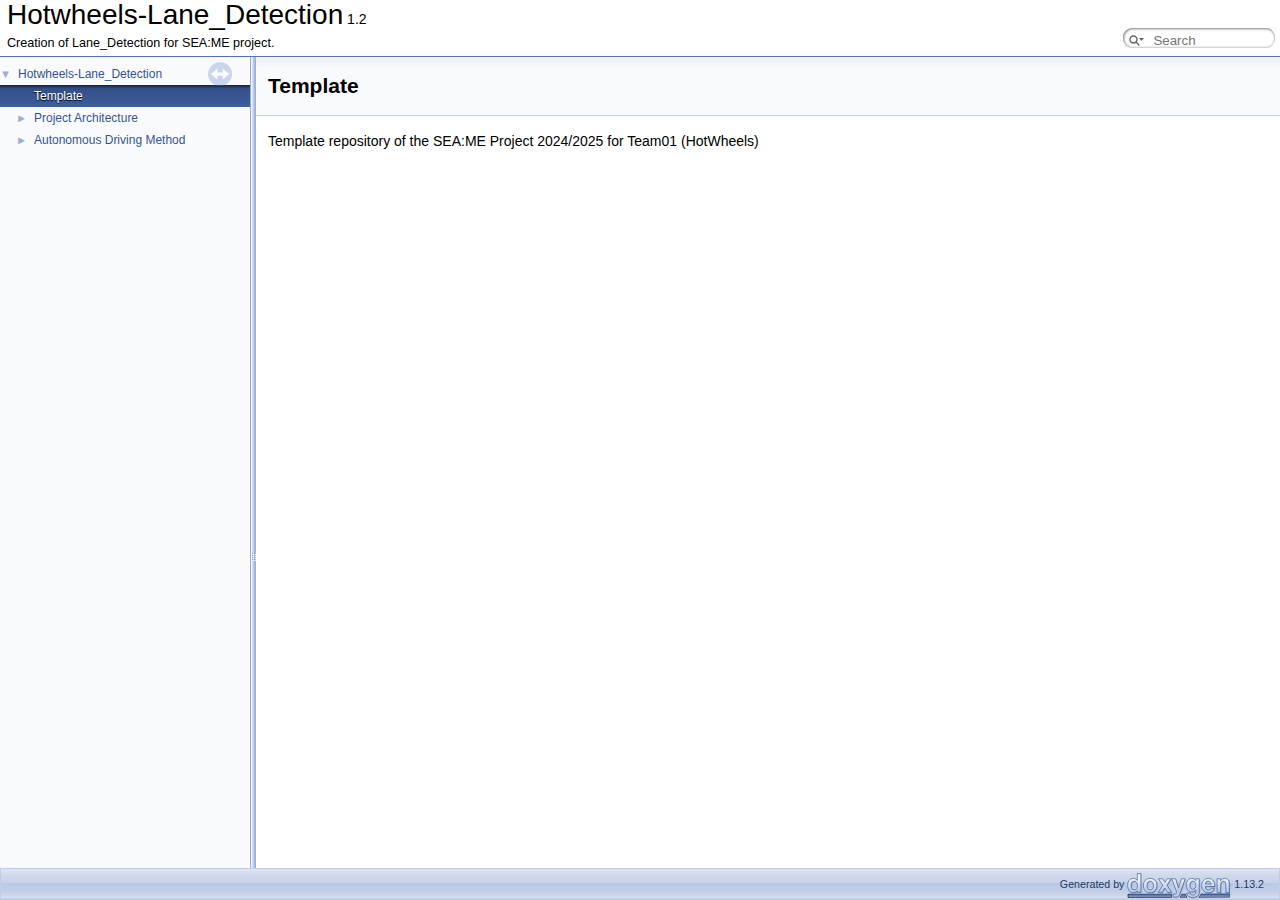
<file: docs/index.html>
<!DOCTYPE html PUBLIC "-//W3C//DTD XHTML 1.0 Transitional//EN" "https://www.w3.org/TR/xhtml1/DTD/xhtml1-transitional.dtd">
<html xmlns="http://www.w3.org/1999/xhtml" lang="en-US">
<head>
<meta http-equiv="Content-Type" content="text/xhtml;charset=UTF-8"/>
<meta http-equiv="X-UA-Compatible" content="IE=11"/>
<meta name="generator" content="Doxygen 1.13.2"/>
<meta name="viewport" content="width=device-width, initial-scale=1"/>
<title>Hotwheels-Lane_Detection: Template</title>
<link href="tabs.css" rel="stylesheet" type="text/css"/>
<script type="text/javascript" src="jquery.js"></script>
<script type="text/javascript" src="dynsections.js"></script>
<script type="text/javascript" src="clipboard.js"></script>
<link href="navtree.css" rel="stylesheet" type="text/css"/>
<script type="text/javascript" src="navtreedata.js"></script>
<script type="text/javascript" src="navtree.js"></script>
<script type="text/javascript" src="resize.js"></script>
<script type="text/javascript" src="cookie.js"></script>
<link href="search/search.css" rel="stylesheet" type="text/css"/>
<script type="text/javascript" src="search/searchdata.js"></script>
<script type="text/javascript" src="search/search.js"></script>
<script type="text/javascript">
/* @license magnet:?xt=urn:btih:d3d9a9a6595521f9666a5e94cc830dab83b65699&amp;dn=expat.txt MIT */
  $(function() { init_search(); });
/* @license-end */
</script>
<link href="doxygen.css" rel="stylesheet" type="text/css" />
</head>
<body>
<div id="top"><!-- do not remove this div, it is closed by doxygen! -->
<div id="titlearea">
<table cellspacing="0" cellpadding="0">
 <tbody>
 <tr id="projectrow">
  <td id="projectalign">
   <div id="projectname">Hotwheels-Lane_Detection<span id="projectnumber">&#160;1.2</span>
   </div>
   <div id="projectbrief">Creation of Lane_Detection for SEA:ME project.</div>
  </td>
    <td>        <div id="MSearchBox" class="MSearchBoxInactive">
        <span class="left">
          <span id="MSearchSelect"                onmouseover="return searchBox.OnSearchSelectShow()"                onmouseout="return searchBox.OnSearchSelectHide()">&#160;</span>
          <input type="text" id="MSearchField" value="" placeholder="Search" accesskey="S"
               onfocus="searchBox.OnSearchFieldFocus(true)" 
               onblur="searchBox.OnSearchFieldFocus(false)" 
               onkeyup="searchBox.OnSearchFieldChange(event)"/>
          </span><span class="right">
            <a id="MSearchClose" href="javascript:searchBox.CloseResultsWindow()"><img id="MSearchCloseImg" border="0" src="search/close.svg" alt=""/></a>
          </span>
        </div>
</td>
 </tr>
 </tbody>
</table>
</div>
<!-- end header part -->
<!-- Generated by Doxygen 1.13.2 -->
<script type="text/javascript">
/* @license magnet:?xt=urn:btih:d3d9a9a6595521f9666a5e94cc830dab83b65699&amp;dn=expat.txt MIT */
var searchBox = new SearchBox("searchBox", "search/",'.html');
/* @license-end */
</script>
<script type="text/javascript">
/* @license magnet:?xt=urn:btih:d3d9a9a6595521f9666a5e94cc830dab83b65699&amp;dn=expat.txt MIT */
$(function() { codefold.init(0); });
/* @license-end */
</script>
</div><!-- top -->
<div id="side-nav" class="ui-resizable side-nav-resizable">
  <div id="nav-tree">
    <div id="nav-tree-contents">
      <div id="nav-sync" class="sync"></div>
    </div>
  </div>
  <div id="splitbar" style="-moz-user-select:none;" 
       class="ui-resizable-handle">
  </div>
</div>
<script type="text/javascript">
/* @license magnet:?xt=urn:btih:d3d9a9a6595521f9666a5e94cc830dab83b65699&amp;dn=expat.txt MIT */
$(function(){initNavTree('index.html',''); initResizable(true); });
/* @license-end */
</script>
<div id="doc-content">
<!-- window showing the filter options -->
<div id="MSearchSelectWindow"
     onmouseover="return searchBox.OnSearchSelectShow()"
     onmouseout="return searchBox.OnSearchSelectHide()"
     onkeydown="return searchBox.OnSearchSelectKey(event)">
</div>

<!-- iframe showing the search results (closed by default) -->
<div id="MSearchResultsWindow">
<div id="MSearchResults">
<div class="SRPage">
<div id="SRIndex">
<div id="SRResults"></div>
<div class="SRStatus" id="Loading">Loading...</div>
<div class="SRStatus" id="Searching">Searching...</div>
<div class="SRStatus" id="NoMatches">No Matches</div>
</div>
</div>
</div>
</div>

<div><div class="header">
  <div class="headertitle"><div class="title">Template </div></div>
</div><!--header-->
<div class="contents">
<div class="textblock"><p><a class="anchor" id="md_README"></a></p>
<p>Template repository of the SEA:ME Project 2024/2025 for Team01 (HotWheels) </p>
</div></div><!-- PageDoc -->
<a href="doxygen_crawl.html"></a>
</div><!-- contents -->
</div><!-- doc-content -->
<!-- start footer part -->
<div id="nav-path" class="navpath"><!-- id is needed for treeview function! -->
  <ul>
    <li class="footer">Generated by <a href="https://www.doxygen.org/index.html"><img class="footer" src="doxygen.svg" width="104" height="31" alt="doxygen"/></a> 1.13.2 </li>
  </ul>
</div>
</body>
</html>
</file>
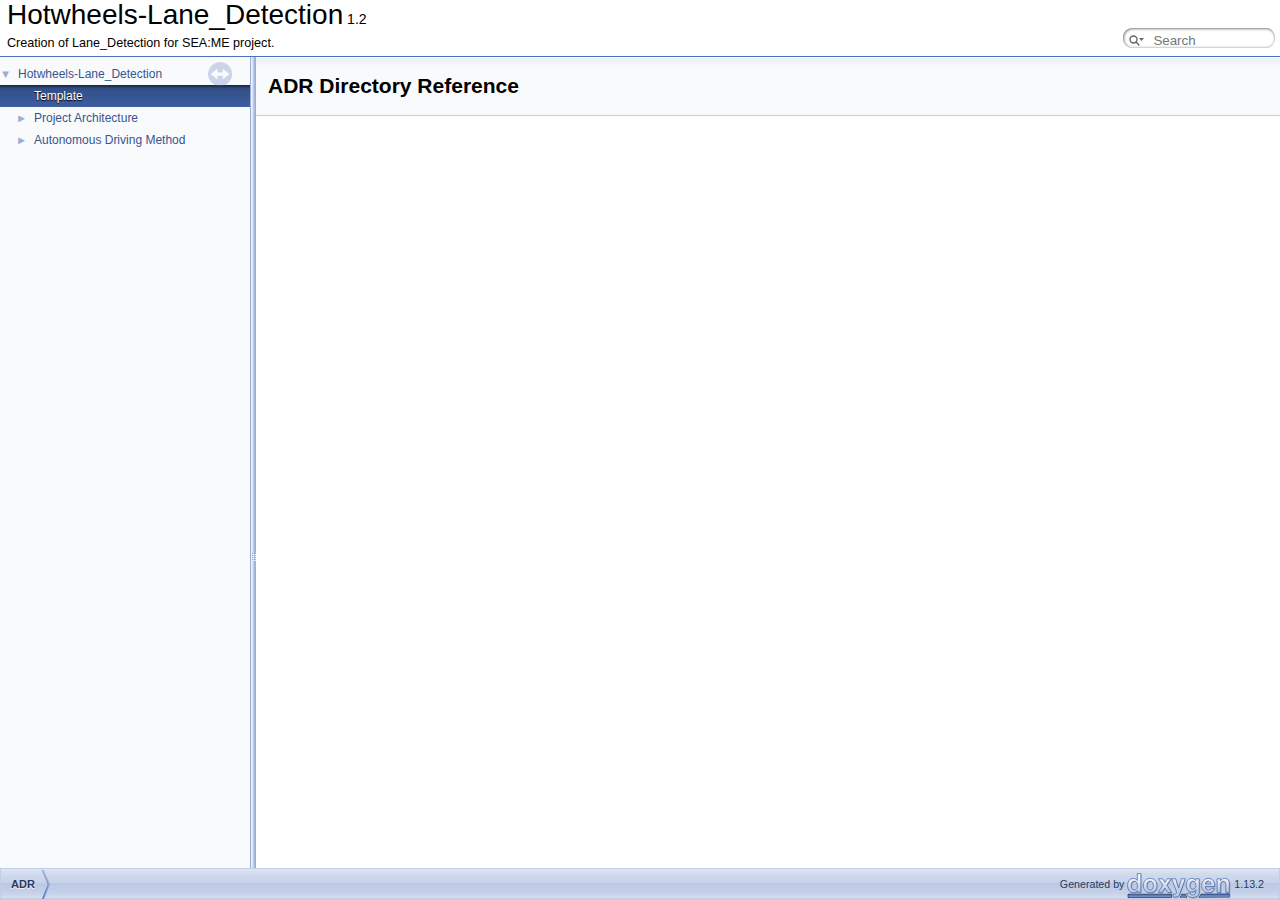
<file: docs/dir_f9bde9a885d1d027a6e5ce7429d8e1a6.html>
<!DOCTYPE html PUBLIC "-//W3C//DTD XHTML 1.0 Transitional//EN" "https://www.w3.org/TR/xhtml1/DTD/xhtml1-transitional.dtd">
<html xmlns="http://www.w3.org/1999/xhtml" lang="en-US">
<head>
<meta http-equiv="Content-Type" content="text/xhtml;charset=UTF-8"/>
<meta http-equiv="X-UA-Compatible" content="IE=11"/>
<meta name="generator" content="Doxygen 1.13.2"/>
<meta name="viewport" content="width=device-width, initial-scale=1"/>
<title>Hotwheels-Lane_Detection: ADR Directory Reference</title>
<link href="tabs.css" rel="stylesheet" type="text/css"/>
<script type="text/javascript" src="jquery.js"></script>
<script type="text/javascript" src="dynsections.js"></script>
<script type="text/javascript" src="clipboard.js"></script>
<link href="navtree.css" rel="stylesheet" type="text/css"/>
<script type="text/javascript" src="navtreedata.js"></script>
<script type="text/javascript" src="navtree.js"></script>
<script type="text/javascript" src="resize.js"></script>
<script type="text/javascript" src="cookie.js"></script>
<link href="search/search.css" rel="stylesheet" type="text/css"/>
<script type="text/javascript" src="search/searchdata.js"></script>
<script type="text/javascript" src="search/search.js"></script>
<script type="text/javascript">
/* @license magnet:?xt=urn:btih:d3d9a9a6595521f9666a5e94cc830dab83b65699&amp;dn=expat.txt MIT */
  $(function() { init_search(); });
/* @license-end */
</script>
<link href="doxygen.css" rel="stylesheet" type="text/css" />
</head>
<body>
<div id="top"><!-- do not remove this div, it is closed by doxygen! -->
<div id="titlearea">
<table cellspacing="0" cellpadding="0">
 <tbody>
 <tr id="projectrow">
  <td id="projectalign">
   <div id="projectname">Hotwheels-Lane_Detection<span id="projectnumber">&#160;1.2</span>
   </div>
   <div id="projectbrief">Creation of Lane_Detection for SEA:ME project.</div>
  </td>
    <td>        <div id="MSearchBox" class="MSearchBoxInactive">
        <span class="left">
          <span id="MSearchSelect"                onmouseover="return searchBox.OnSearchSelectShow()"                onmouseout="return searchBox.OnSearchSelectHide()">&#160;</span>
          <input type="text" id="MSearchField" value="" placeholder="Search" accesskey="S"
               onfocus="searchBox.OnSearchFieldFocus(true)" 
               onblur="searchBox.OnSearchFieldFocus(false)" 
               onkeyup="searchBox.OnSearchFieldChange(event)"/>
          </span><span class="right">
            <a id="MSearchClose" href="javascript:searchBox.CloseResultsWindow()"><img id="MSearchCloseImg" border="0" src="search/close.svg" alt=""/></a>
          </span>
        </div>
</td>
 </tr>
 </tbody>
</table>
</div>
<!-- end header part -->
<!-- Generated by Doxygen 1.13.2 -->
<script type="text/javascript">
/* @license magnet:?xt=urn:btih:d3d9a9a6595521f9666a5e94cc830dab83b65699&amp;dn=expat.txt MIT */
var searchBox = new SearchBox("searchBox", "search/",'.html');
/* @license-end */
</script>
<script type="text/javascript">
/* @license magnet:?xt=urn:btih:d3d9a9a6595521f9666a5e94cc830dab83b65699&amp;dn=expat.txt MIT */
$(function() { codefold.init(0); });
/* @license-end */
</script>
</div><!-- top -->
<div id="side-nav" class="ui-resizable side-nav-resizable">
  <div id="nav-tree">
    <div id="nav-tree-contents">
      <div id="nav-sync" class="sync"></div>
    </div>
  </div>
  <div id="splitbar" style="-moz-user-select:none;" 
       class="ui-resizable-handle">
  </div>
</div>
<script type="text/javascript">
/* @license magnet:?xt=urn:btih:d3d9a9a6595521f9666a5e94cc830dab83b65699&amp;dn=expat.txt MIT */
$(function(){initNavTree('dir_f9bde9a885d1d027a6e5ce7429d8e1a6.html',''); initResizable(true); });
/* @license-end */
</script>
<div id="doc-content">
<!-- window showing the filter options -->
<div id="MSearchSelectWindow"
     onmouseover="return searchBox.OnSearchSelectShow()"
     onmouseout="return searchBox.OnSearchSelectHide()"
     onkeydown="return searchBox.OnSearchSelectKey(event)">
</div>

<!-- iframe showing the search results (closed by default) -->
<div id="MSearchResultsWindow">
<div id="MSearchResults">
<div class="SRPage">
<div id="SRIndex">
<div id="SRResults"></div>
<div class="SRStatus" id="Loading">Loading...</div>
<div class="SRStatus" id="Searching">Searching...</div>
<div class="SRStatus" id="NoMatches">No Matches</div>
</div>
</div>
</div>
</div>

<div class="header">
  <div class="headertitle"><div class="title">ADR Directory Reference</div></div>
</div><!--header-->
<div class="contents">
</div><!-- contents -->
</div><!-- doc-content -->
<!-- start footer part -->
<div id="nav-path" class="navpath"><!-- id is needed for treeview function! -->
  <ul>
    <li class="navelem"><a class="el" href="dir_f9bde9a885d1d027a6e5ce7429d8e1a6.html">ADR</a></li>
    <li class="footer">Generated by <a href="https://www.doxygen.org/index.html"><img class="footer" src="doxygen.svg" width="104" height="31" alt="doxygen"/></a> 1.13.2 </li>
  </ul>
</div>
</body>
</html>
</file>
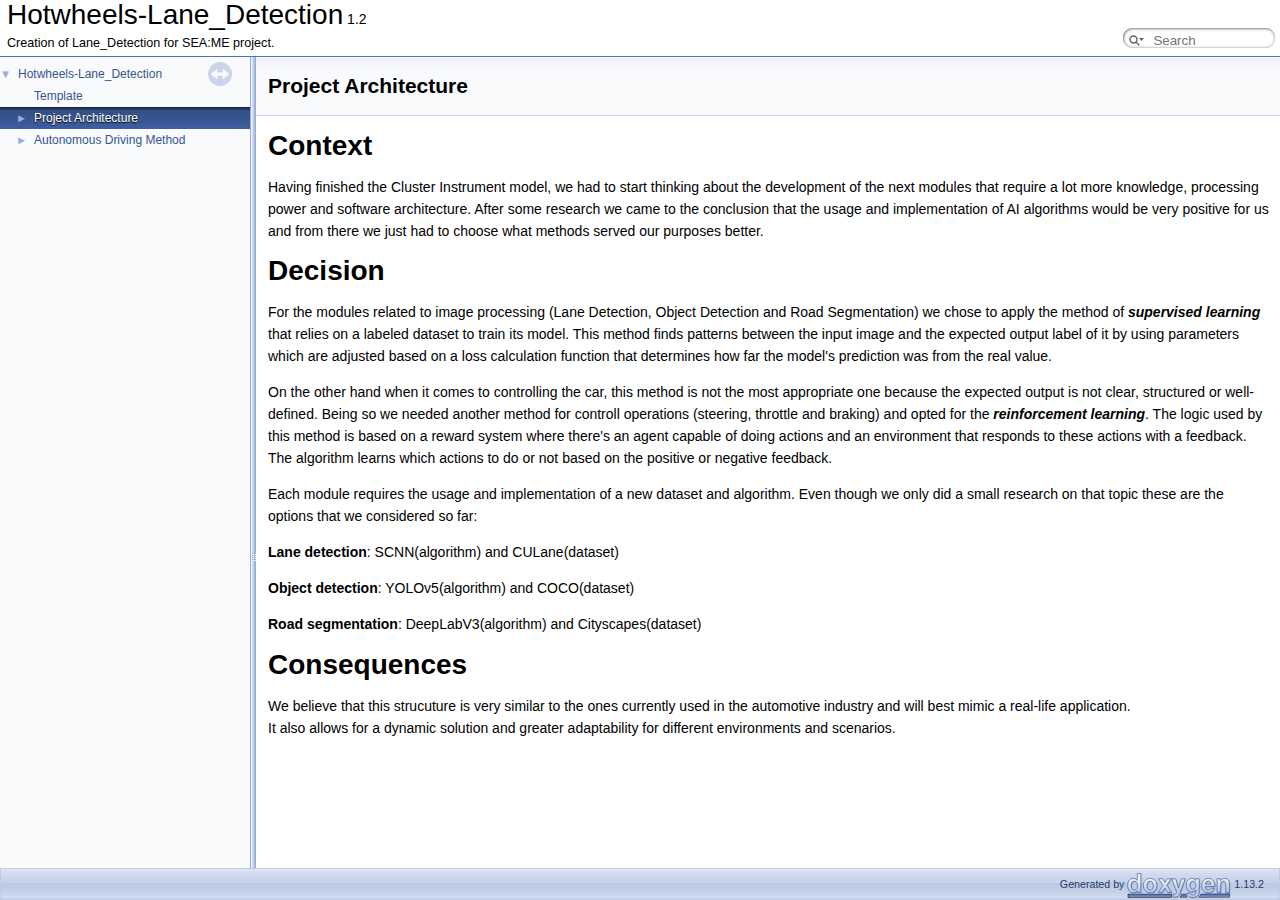
<file: docs/md_ADR_2001-ProjectArchitecture.html>
<!DOCTYPE html PUBLIC "-//W3C//DTD XHTML 1.0 Transitional//EN" "https://www.w3.org/TR/xhtml1/DTD/xhtml1-transitional.dtd">
<html xmlns="http://www.w3.org/1999/xhtml" lang="en-US">
<head>
<meta http-equiv="Content-Type" content="text/xhtml;charset=UTF-8"/>
<meta http-equiv="X-UA-Compatible" content="IE=11"/>
<meta name="generator" content="Doxygen 1.13.2"/>
<meta name="viewport" content="width=device-width, initial-scale=1"/>
<title>Hotwheels-Lane_Detection: Project Architecture</title>
<link href="tabs.css" rel="stylesheet" type="text/css"/>
<script type="text/javascript" src="jquery.js"></script>
<script type="text/javascript" src="dynsections.js"></script>
<script type="text/javascript" src="clipboard.js"></script>
<link href="navtree.css" rel="stylesheet" type="text/css"/>
<script type="text/javascript" src="navtreedata.js"></script>
<script type="text/javascript" src="navtree.js"></script>
<script type="text/javascript" src="resize.js"></script>
<script type="text/javascript" src="cookie.js"></script>
<link href="search/search.css" rel="stylesheet" type="text/css"/>
<script type="text/javascript" src="search/searchdata.js"></script>
<script type="text/javascript" src="search/search.js"></script>
<script type="text/javascript">
/* @license magnet:?xt=urn:btih:d3d9a9a6595521f9666a5e94cc830dab83b65699&amp;dn=expat.txt MIT */
  $(function() { init_search(); });
/* @license-end */
</script>
<link href="doxygen.css" rel="stylesheet" type="text/css" />
</head>
<body>
<div id="top"><!-- do not remove this div, it is closed by doxygen! -->
<div id="titlearea">
<table cellspacing="0" cellpadding="0">
 <tbody>
 <tr id="projectrow">
  <td id="projectalign">
   <div id="projectname">Hotwheels-Lane_Detection<span id="projectnumber">&#160;1.2</span>
   </div>
   <div id="projectbrief">Creation of Lane_Detection for SEA:ME project.</div>
  </td>
    <td>        <div id="MSearchBox" class="MSearchBoxInactive">
        <span class="left">
          <span id="MSearchSelect"                onmouseover="return searchBox.OnSearchSelectShow()"                onmouseout="return searchBox.OnSearchSelectHide()">&#160;</span>
          <input type="text" id="MSearchField" value="" placeholder="Search" accesskey="S"
               onfocus="searchBox.OnSearchFieldFocus(true)" 
               onblur="searchBox.OnSearchFieldFocus(false)" 
               onkeyup="searchBox.OnSearchFieldChange(event)"/>
          </span><span class="right">
            <a id="MSearchClose" href="javascript:searchBox.CloseResultsWindow()"><img id="MSearchCloseImg" border="0" src="search/close.svg" alt=""/></a>
          </span>
        </div>
</td>
 </tr>
 </tbody>
</table>
</div>
<!-- end header part -->
<!-- Generated by Doxygen 1.13.2 -->
<script type="text/javascript">
/* @license magnet:?xt=urn:btih:d3d9a9a6595521f9666a5e94cc830dab83b65699&amp;dn=expat.txt MIT */
var searchBox = new SearchBox("searchBox", "search/",'.html');
/* @license-end */
</script>
<script type="text/javascript">
/* @license magnet:?xt=urn:btih:d3d9a9a6595521f9666a5e94cc830dab83b65699&amp;dn=expat.txt MIT */
$(function() { codefold.init(0); });
/* @license-end */
</script>
</div><!-- top -->
<div id="side-nav" class="ui-resizable side-nav-resizable">
  <div id="nav-tree">
    <div id="nav-tree-contents">
      <div id="nav-sync" class="sync"></div>
    </div>
  </div>
  <div id="splitbar" style="-moz-user-select:none;" 
       class="ui-resizable-handle">
  </div>
</div>
<script type="text/javascript">
/* @license magnet:?xt=urn:btih:d3d9a9a6595521f9666a5e94cc830dab83b65699&amp;dn=expat.txt MIT */
$(function(){initNavTree('md_ADR_2001-ProjectArchitecture.html',''); initResizable(true); });
/* @license-end */
</script>
<div id="doc-content">
<!-- window showing the filter options -->
<div id="MSearchSelectWindow"
     onmouseover="return searchBox.OnSearchSelectShow()"
     onmouseout="return searchBox.OnSearchSelectHide()"
     onkeydown="return searchBox.OnSearchSelectKey(event)">
</div>

<!-- iframe showing the search results (closed by default) -->
<div id="MSearchResultsWindow">
<div id="MSearchResults">
<div class="SRPage">
<div id="SRIndex">
<div id="SRResults"></div>
<div class="SRStatus" id="Loading">Loading...</div>
<div class="SRStatus" id="Searching">Searching...</div>
<div class="SRStatus" id="NoMatches">No Matches</div>
</div>
</div>
</div>
</div>

<div><div class="header">
  <div class="headertitle"><div class="title">Project Architecture</div></div>
</div><!--header-->
<div class="contents">
<div class="textblock"><p><a class="anchor" id="autotoc_md0"></a></p>
<h1><a class="anchor" id="autotoc_md1"></a>
Context</h1>
<p>Having finished the Cluster Instrument model, we had to start thinking about the development of the next modules that require a lot more knowledge, processing power and software architecture. After some research we came to the conclusion that the usage and implementation of AI algorithms would be very positive for us and from there we just had to choose what methods served our purposes better.</p>
<h1><a class="anchor" id="autotoc_md2"></a>
Decision</h1>
<p>For the modules related to image processing (Lane Detection, Object Detection and Road Segmentation) we chose to apply the method of <em><b>supervised learning</b></em> that relies on a labeled dataset to train its model. This method finds patterns between the input image and the expected output label of it by using parameters which are adjusted based on a loss calculation function that determines how far the model's prediction was from the real value. <br  />
</p>
<p>On the other hand when it comes to controlling the car, this method is not the most appropriate one because the expected output is not clear, structured or well-defined. Being so we needed another method for controll operations (steering, throttle and braking) and opted for the <em><b>reinforcement learning</b></em>. The logic used by this method is based on a reward system where there's an agent capable of doing actions and an environment that responds to these actions with a feedback. The algorithm learns which actions to do or not based on the positive or negative feedback. <br  />
</p>
<p>Each module requires the usage and implementation of a new dataset and algorithm. Even though we only did a small research on that topic these are the options that we considered so far: <br  />
</p>
<p><b>Lane detection</b>: SCNN(algorithm) and CULane(dataset) <br  />
</p>
<p><b>Object detection</b>: YOLOv5(algorithm) and COCO(dataset) <br  />
</p>
<p><b>Road segmentation</b>: DeepLabV3(algorithm) and Cityscapes(dataset) <br  />
</p>
<h1><a class="anchor" id="autotoc_md3"></a>
Consequences</h1>
<p>We believe that this strucuture is very similar to the ones currently used in the automotive industry and will best mimic a real-life application. <br  />
 It also allows for a dynamic solution and greater adaptability for different environments and scenarios. </p>
</div></div><!-- contents -->
</div><!-- PageDoc -->
</div><!-- doc-content -->
<!-- start footer part -->
<div id="nav-path" class="navpath"><!-- id is needed for treeview function! -->
  <ul>
    <li class="footer">Generated by <a href="https://www.doxygen.org/index.html"><img class="footer" src="doxygen.svg" width="104" height="31" alt="doxygen"/></a> 1.13.2 </li>
  </ul>
</div>
</body>
</html>
</file>
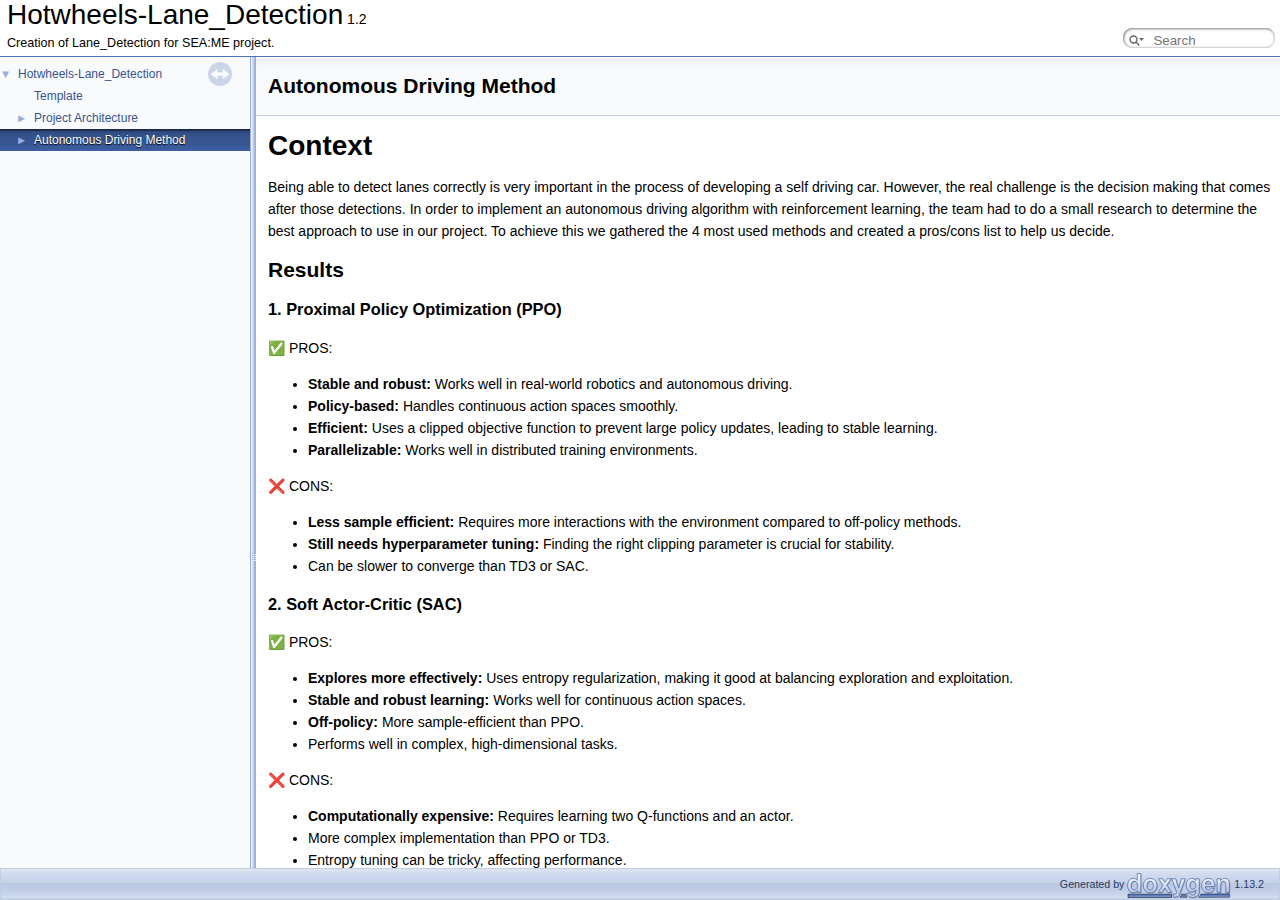
<file: docs/md_ADR_2002-AutonomousDrivingMethod.html>
<!DOCTYPE html PUBLIC "-//W3C//DTD XHTML 1.0 Transitional//EN" "https://www.w3.org/TR/xhtml1/DTD/xhtml1-transitional.dtd">
<html xmlns="http://www.w3.org/1999/xhtml" lang="en-US">
<head>
<meta http-equiv="Content-Type" content="text/xhtml;charset=UTF-8"/>
<meta http-equiv="X-UA-Compatible" content="IE=11"/>
<meta name="generator" content="Doxygen 1.13.2"/>
<meta name="viewport" content="width=device-width, initial-scale=1"/>
<title>Hotwheels-Lane_Detection: Autonomous Driving Method</title>
<link href="tabs.css" rel="stylesheet" type="text/css"/>
<script type="text/javascript" src="jquery.js"></script>
<script type="text/javascript" src="dynsections.js"></script>
<script type="text/javascript" src="clipboard.js"></script>
<link href="navtree.css" rel="stylesheet" type="text/css"/>
<script type="text/javascript" src="navtreedata.js"></script>
<script type="text/javascript" src="navtree.js"></script>
<script type="text/javascript" src="resize.js"></script>
<script type="text/javascript" src="cookie.js"></script>
<link href="search/search.css" rel="stylesheet" type="text/css"/>
<script type="text/javascript" src="search/searchdata.js"></script>
<script type="text/javascript" src="search/search.js"></script>
<script type="text/javascript">
/* @license magnet:?xt=urn:btih:d3d9a9a6595521f9666a5e94cc830dab83b65699&amp;dn=expat.txt MIT */
  $(function() { init_search(); });
/* @license-end */
</script>
<link href="doxygen.css" rel="stylesheet" type="text/css" />
</head>
<body>
<div id="top"><!-- do not remove this div, it is closed by doxygen! -->
<div id="titlearea">
<table cellspacing="0" cellpadding="0">
 <tbody>
 <tr id="projectrow">
  <td id="projectalign">
   <div id="projectname">Hotwheels-Lane_Detection<span id="projectnumber">&#160;1.2</span>
   </div>
   <div id="projectbrief">Creation of Lane_Detection for SEA:ME project.</div>
  </td>
    <td>        <div id="MSearchBox" class="MSearchBoxInactive">
        <span class="left">
          <span id="MSearchSelect"                onmouseover="return searchBox.OnSearchSelectShow()"                onmouseout="return searchBox.OnSearchSelectHide()">&#160;</span>
          <input type="text" id="MSearchField" value="" placeholder="Search" accesskey="S"
               onfocus="searchBox.OnSearchFieldFocus(true)" 
               onblur="searchBox.OnSearchFieldFocus(false)" 
               onkeyup="searchBox.OnSearchFieldChange(event)"/>
          </span><span class="right">
            <a id="MSearchClose" href="javascript:searchBox.CloseResultsWindow()"><img id="MSearchCloseImg" border="0" src="search/close.svg" alt=""/></a>
          </span>
        </div>
</td>
 </tr>
 </tbody>
</table>
</div>
<!-- end header part -->
<!-- Generated by Doxygen 1.13.2 -->
<script type="text/javascript">
/* @license magnet:?xt=urn:btih:d3d9a9a6595521f9666a5e94cc830dab83b65699&amp;dn=expat.txt MIT */
var searchBox = new SearchBox("searchBox", "search/",'.html');
/* @license-end */
</script>
<script type="text/javascript">
/* @license magnet:?xt=urn:btih:d3d9a9a6595521f9666a5e94cc830dab83b65699&amp;dn=expat.txt MIT */
$(function() { codefold.init(0); });
/* @license-end */
</script>
</div><!-- top -->
<div id="side-nav" class="ui-resizable side-nav-resizable">
  <div id="nav-tree">
    <div id="nav-tree-contents">
      <div id="nav-sync" class="sync"></div>
    </div>
  </div>
  <div id="splitbar" style="-moz-user-select:none;" 
       class="ui-resizable-handle">
  </div>
</div>
<script type="text/javascript">
/* @license magnet:?xt=urn:btih:d3d9a9a6595521f9666a5e94cc830dab83b65699&amp;dn=expat.txt MIT */
$(function(){initNavTree('md_ADR_2002-AutonomousDrivingMethod.html',''); initResizable(true); });
/* @license-end */
</script>
<div id="doc-content">
<!-- window showing the filter options -->
<div id="MSearchSelectWindow"
     onmouseover="return searchBox.OnSearchSelectShow()"
     onmouseout="return searchBox.OnSearchSelectHide()"
     onkeydown="return searchBox.OnSearchSelectKey(event)">
</div>

<!-- iframe showing the search results (closed by default) -->
<div id="MSearchResultsWindow">
<div id="MSearchResults">
<div class="SRPage">
<div id="SRIndex">
<div id="SRResults"></div>
<div class="SRStatus" id="Loading">Loading...</div>
<div class="SRStatus" id="Searching">Searching...</div>
<div class="SRStatus" id="NoMatches">No Matches</div>
</div>
</div>
</div>
</div>

<div><div class="header">
  <div class="headertitle"><div class="title">Autonomous Driving Method</div></div>
</div><!--header-->
<div class="contents">
<div class="textblock"><p><a class="anchor" id="autotoc_md4"></a></p>
<h1><a class="anchor" id="autotoc_md5"></a>
Context</h1>
<p>Being able to detect lanes correctly is very important in the process of developing a self driving car. However, the real challenge is the decision making that comes after those detections. In order to implement an autonomous driving algorithm with reinforcement learning, the team had to do a small research to determine the best approach to use in our project. To achieve this we gathered the 4 most used methods and created a pros/cons list to help us decide.</p>
<h2><a class="anchor" id="autotoc_md6"></a>
Results</h2>
<h3><a class="anchor" id="autotoc_md7"></a>
1. Proximal Policy Optimization (PPO)</h3>
<p>✅ PROS: <br  />
</p><ul>
<li><b>Stable and robust:</b> Works well in real-world robotics and autonomous driving. <br  />
</li>
<li><b>Policy-based:</b> Handles continuous action spaces smoothly. <br  />
</li>
<li><b>Efficient:</b> Uses a clipped objective function to prevent large policy updates, leading to stable learning. <br  />
</li>
<li><b>Parallelizable:</b> Works well in distributed training environments. <br  />
</li>
</ul>
<p>❌ CONS: <br  />
</p><ul>
<li><b>Less sample efficient:</b> Requires more interactions with the environment compared to off-policy methods. <br  />
</li>
<li><b>Still needs hyperparameter tuning:</b> Finding the right clipping parameter is crucial for stability. <br  />
</li>
<li>Can be slower to converge than TD3 or SAC.</li>
</ul>
<h3><a class="anchor" id="autotoc_md8"></a>
2. Soft Actor-Critic (SAC)</h3>
<p>✅ PROS: <br  />
</p><ul>
<li><b>Explores more effectively:</b> Uses entropy regularization, making it good at balancing exploration and exploitation. <br  />
</li>
<li><b>Stable and robust learning:</b> Works well for continuous action spaces. <br  />
</li>
<li><b>Off-policy:</b> More sample-efficient than PPO. <br  />
</li>
<li>Performs well in complex, high-dimensional tasks. <br  />
</li>
</ul>
<p>❌ CONS: <br  />
</p><ul>
<li><b>Computationally expensive:</b> Requires learning two Q-functions and an actor. <br  />
</li>
<li>More complex implementation than PPO or TD3. <br  />
</li>
<li>Entropy tuning can be tricky, affecting performance. <br  />
</li>
</ul>
<h3><a class="anchor" id="autotoc_md9"></a>
3. Twin Delayed Deep Deterministic Policy Gradient (TD3)</h3>
<p>✅ PROS: <br  />
</p><ul>
<li><b>Reduces Q-function overestimation:</b> Uses two Q-networks to improve accuracy. <br  />
</li>
<li><b>Better stability than DDPG:</b> By delaying policy updates, it prevents excessive variance. <br  />
</li>
<li><b>Efficient in sample usage:</b> Unlike PPO, it is off-policy, making training faster. <br  />
</li>
<li>Works well in continuous action spaces. <br  />
</li>
</ul>
<p>❌ CONS: <br  />
</p><ul>
<li><b>Hard to tune hyperparameters:</b> Learning rate, target policy smoothing, and delay factors need fine-tuning. <br  />
</li>
<li><b>Still deterministic:</b> Unlike SAC, it doesn't naturally encourage exploration. <br  />
</li>
<li>More complex than PPO. <br  />
</li>
</ul>
<h3><a class="anchor" id="autotoc_md10"></a>
4. Deep Q-Network (DQN)</h3>
<p>✅ PROS: <br  />
</p><ul>
<li><b>Simple to implement:</b> Works well with discrete action spaces. <br  />
</li>
<li><b>Sample efficient:</b> Uses experience replay and target networks. <br  />
</li>
<li>Good for learning basic driving behaviors. <br  />
</li>
<li>Less computationally expensive compared to PPO, SAC, or TD3. <br  />
</li>
</ul>
<p>❌ CONS: <br  />
</p><ul>
<li><b>Only works with discrete actions:</b> Not suitable for smooth control in autonomous driving. <br  />
</li>
<li><b>Struggles with continuous environments:</b> Needs discretization, which can lead to suboptimal behavior. <br  />
</li>
<li><b>Prone to overestimation bias:</b> Can make learning unstable. <br  />
</li>
<li>Less effective for high-dimensional tasks. <br  />
</li>
</ul>
<h1><a class="anchor" id="autotoc_md11"></a>
Decision</h1>
<p>After taking all of the above aspects into consideration we decided that the <em><b>Proximal Policy Optimization (PPO)</b></em> would be our way to go regarding the method to develop our autonomous driving algorithm. Because our objective is to use camera frames as input to the model we concluded that this approach was the one that would perform better once fully developed due to it's stability and adaptability to different environments.</p>
<h1><a class="anchor" id="autotoc_md12"></a>
Consequences</h1>
<p>We hope that this decision simplifies the development of the model and helps us reach our expected goals. </p>
</div></div><!-- contents -->
</div><!-- PageDoc -->
</div><!-- doc-content -->
<!-- start footer part -->
<div id="nav-path" class="navpath"><!-- id is needed for treeview function! -->
  <ul>
    <li class="footer">Generated by <a href="https://www.doxygen.org/index.html"><img class="footer" src="doxygen.svg" width="104" height="31" alt="doxygen"/></a> 1.13.2 </li>
  </ul>
</div>
</body>
</html>
</file>
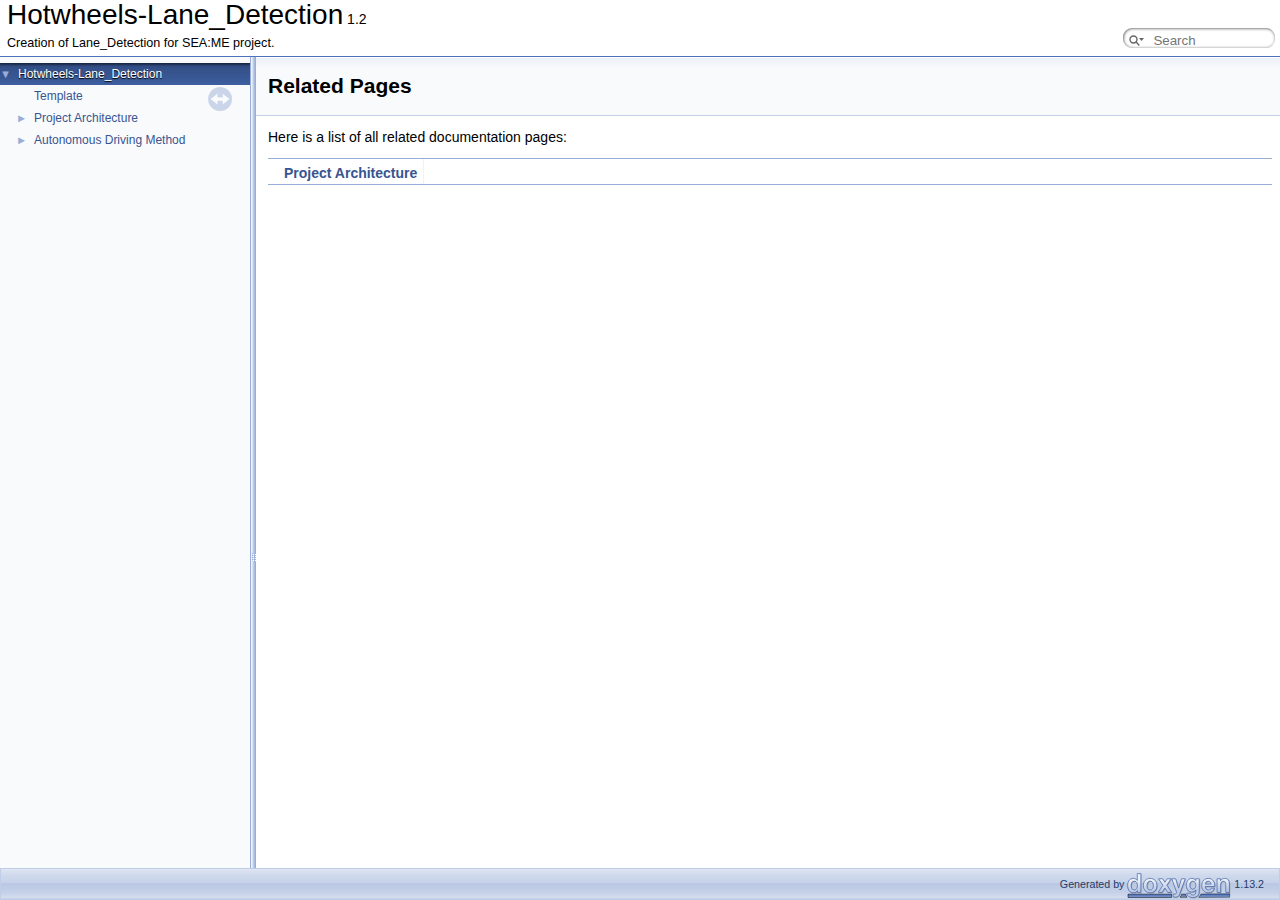
<file: docs/pages.html>
<!DOCTYPE html PUBLIC "-//W3C//DTD XHTML 1.0 Transitional//EN" "https://www.w3.org/TR/xhtml1/DTD/xhtml1-transitional.dtd">
<html xmlns="http://www.w3.org/1999/xhtml" lang="en-US">
<head>
<meta http-equiv="Content-Type" content="text/xhtml;charset=UTF-8"/>
<meta http-equiv="X-UA-Compatible" content="IE=11"/>
<meta name="generator" content="Doxygen 1.13.2"/>
<meta name="viewport" content="width=device-width, initial-scale=1"/>
<title>Hotwheels-Lane_Detection: Related Pages</title>
<link href="tabs.css" rel="stylesheet" type="text/css"/>
<script type="text/javascript" src="jquery.js"></script>
<script type="text/javascript" src="dynsections.js"></script>
<script type="text/javascript" src="clipboard.js"></script>
<link href="navtree.css" rel="stylesheet" type="text/css"/>
<script type="text/javascript" src="navtreedata.js"></script>
<script type="text/javascript" src="navtree.js"></script>
<script type="text/javascript" src="resize.js"></script>
<script type="text/javascript" src="cookie.js"></script>
<link href="search/search.css" rel="stylesheet" type="text/css"/>
<script type="text/javascript" src="search/searchdata.js"></script>
<script type="text/javascript" src="search/search.js"></script>
<script type="text/javascript">
/* @license magnet:?xt=urn:btih:d3d9a9a6595521f9666a5e94cc830dab83b65699&amp;dn=expat.txt MIT */
  $(function() { init_search(); });
/* @license-end */
</script>
<link href="doxygen.css" rel="stylesheet" type="text/css" />
</head>
<body>
<div id="top"><!-- do not remove this div, it is closed by doxygen! -->
<div id="titlearea">
<table cellspacing="0" cellpadding="0">
 <tbody>
 <tr id="projectrow">
  <td id="projectalign">
   <div id="projectname">Hotwheels-Lane_Detection<span id="projectnumber">&#160;1.2</span>
   </div>
   <div id="projectbrief">Creation of Lane_Detection for SEA:ME project.</div>
  </td>
    <td>        <div id="MSearchBox" class="MSearchBoxInactive">
        <span class="left">
          <span id="MSearchSelect"                onmouseover="return searchBox.OnSearchSelectShow()"                onmouseout="return searchBox.OnSearchSelectHide()">&#160;</span>
          <input type="text" id="MSearchField" value="" placeholder="Search" accesskey="S"
               onfocus="searchBox.OnSearchFieldFocus(true)" 
               onblur="searchBox.OnSearchFieldFocus(false)" 
               onkeyup="searchBox.OnSearchFieldChange(event)"/>
          </span><span class="right">
            <a id="MSearchClose" href="javascript:searchBox.CloseResultsWindow()"><img id="MSearchCloseImg" border="0" src="search/close.svg" alt=""/></a>
          </span>
        </div>
</td>
 </tr>
 </tbody>
</table>
</div>
<!-- end header part -->
<!-- Generated by Doxygen 1.13.2 -->
<script type="text/javascript">
/* @license magnet:?xt=urn:btih:d3d9a9a6595521f9666a5e94cc830dab83b65699&amp;dn=expat.txt MIT */
var searchBox = new SearchBox("searchBox", "search/",'.html');
/* @license-end */
</script>
<script type="text/javascript">
/* @license magnet:?xt=urn:btih:d3d9a9a6595521f9666a5e94cc830dab83b65699&amp;dn=expat.txt MIT */
$(function() { codefold.init(0); });
/* @license-end */
</script>
</div><!-- top -->
<div id="side-nav" class="ui-resizable side-nav-resizable">
  <div id="nav-tree">
    <div id="nav-tree-contents">
      <div id="nav-sync" class="sync"></div>
    </div>
  </div>
  <div id="splitbar" style="-moz-user-select:none;" 
       class="ui-resizable-handle">
  </div>
</div>
<script type="text/javascript">
/* @license magnet:?xt=urn:btih:d3d9a9a6595521f9666a5e94cc830dab83b65699&amp;dn=expat.txt MIT */
$(function(){initNavTree('pages.html',''); initResizable(true); });
/* @license-end */
</script>
<div id="doc-content">
<!-- window showing the filter options -->
<div id="MSearchSelectWindow"
     onmouseover="return searchBox.OnSearchSelectShow()"
     onmouseout="return searchBox.OnSearchSelectHide()"
     onkeydown="return searchBox.OnSearchSelectKey(event)">
</div>

<!-- iframe showing the search results (closed by default) -->
<div id="MSearchResultsWindow">
<div id="MSearchResults">
<div class="SRPage">
<div id="SRIndex">
<div id="SRResults"></div>
<div class="SRStatus" id="Loading">Loading...</div>
<div class="SRStatus" id="Searching">Searching...</div>
<div class="SRStatus" id="NoMatches">No Matches</div>
</div>
</div>
</div>
</div>

<div class="header">
  <div class="headertitle"><div class="title">Related Pages</div></div>
</div><!--header-->
<div class="contents">
<div class="textblock">Here is a list of all related documentation pages:</div><div class="directory">
<table class="directory">
<tr id="row_0_" class="even"><td class="entry"><span style="width:16px;display:inline-block;">&#160;</span><a class="el" href="md_ADR_2001-ProjectArchitecture.html" target="_self">Project Architecture</a></td><td class="desc"></td></tr>
</table>
</div><!-- directory -->
</div><!-- contents -->
</div><!-- doc-content -->
<!-- start footer part -->
<div id="nav-path" class="navpath"><!-- id is needed for treeview function! -->
  <ul>
    <li class="footer">Generated by <a href="https://www.doxygen.org/index.html"><img class="footer" src="doxygen.svg" width="104" height="31" alt="doxygen"/></a> 1.13.2 </li>
  </ul>
</div>
</body>
</html>
</file>
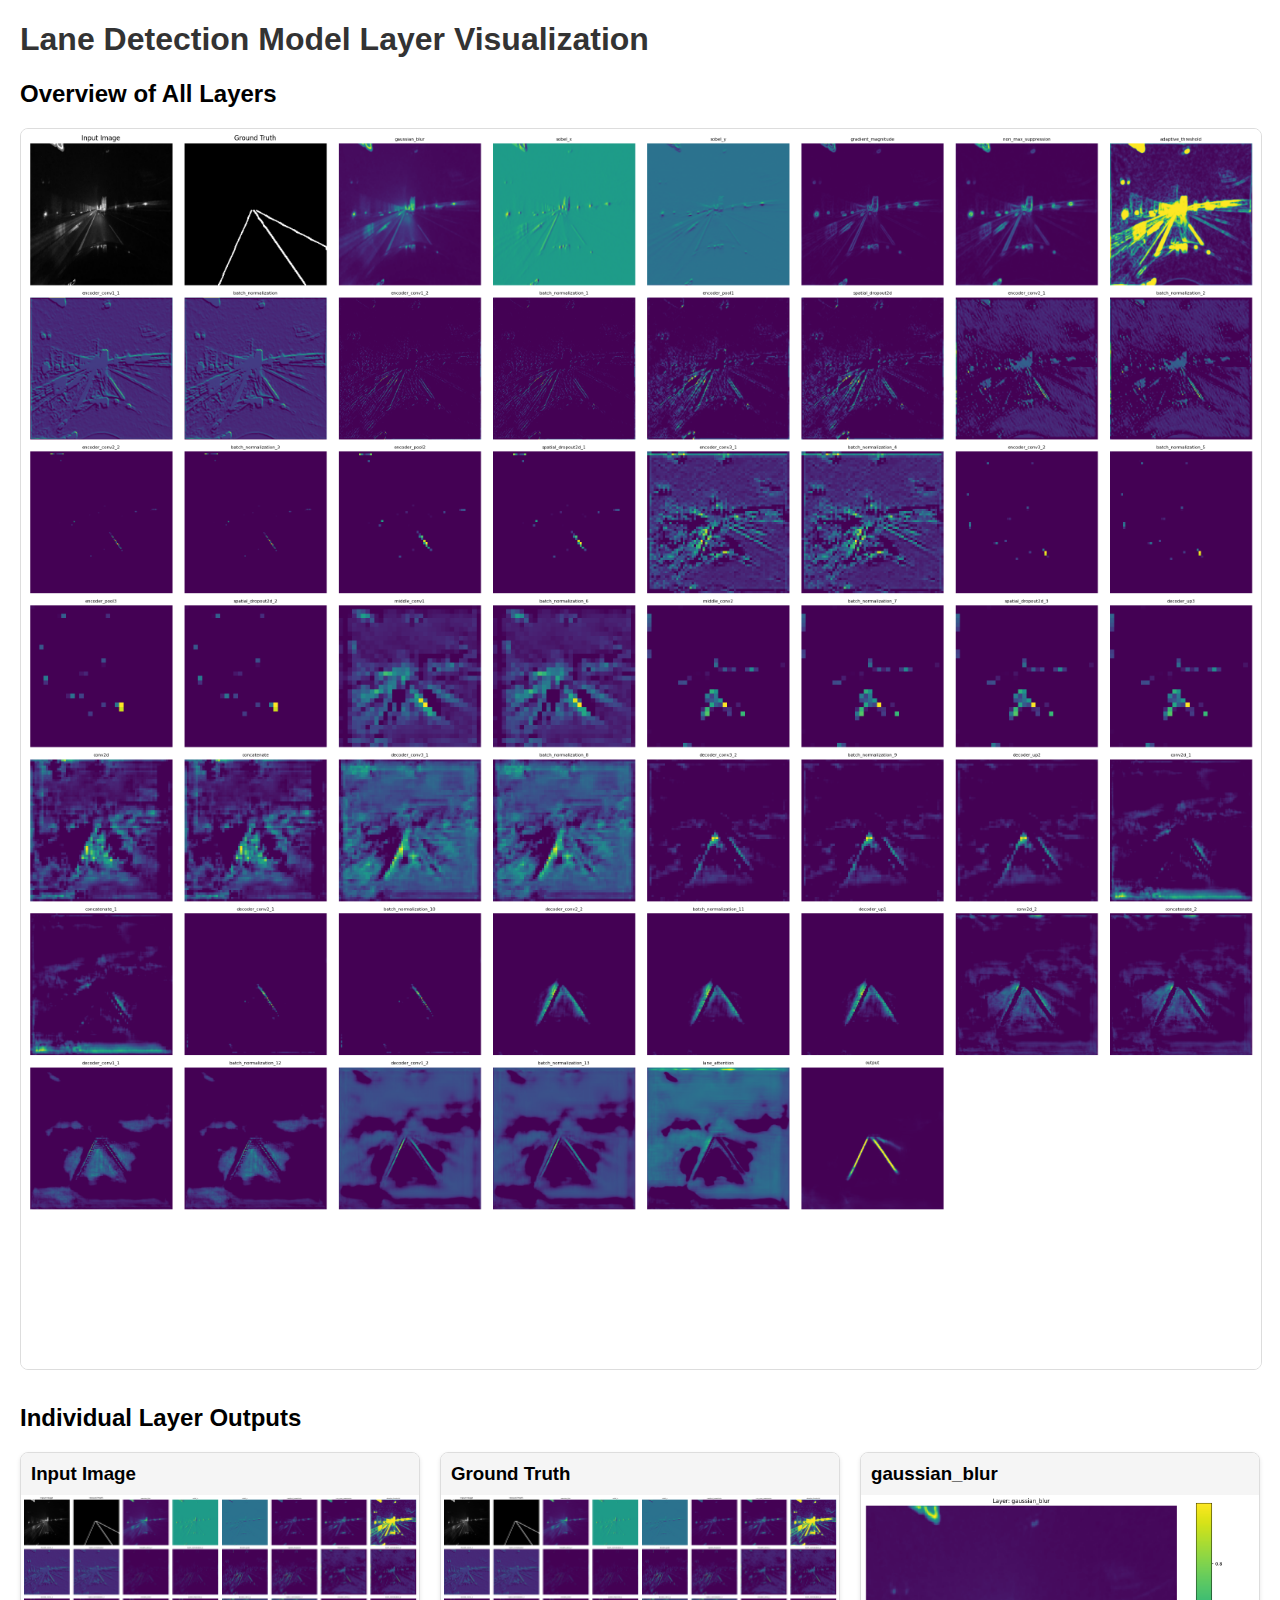
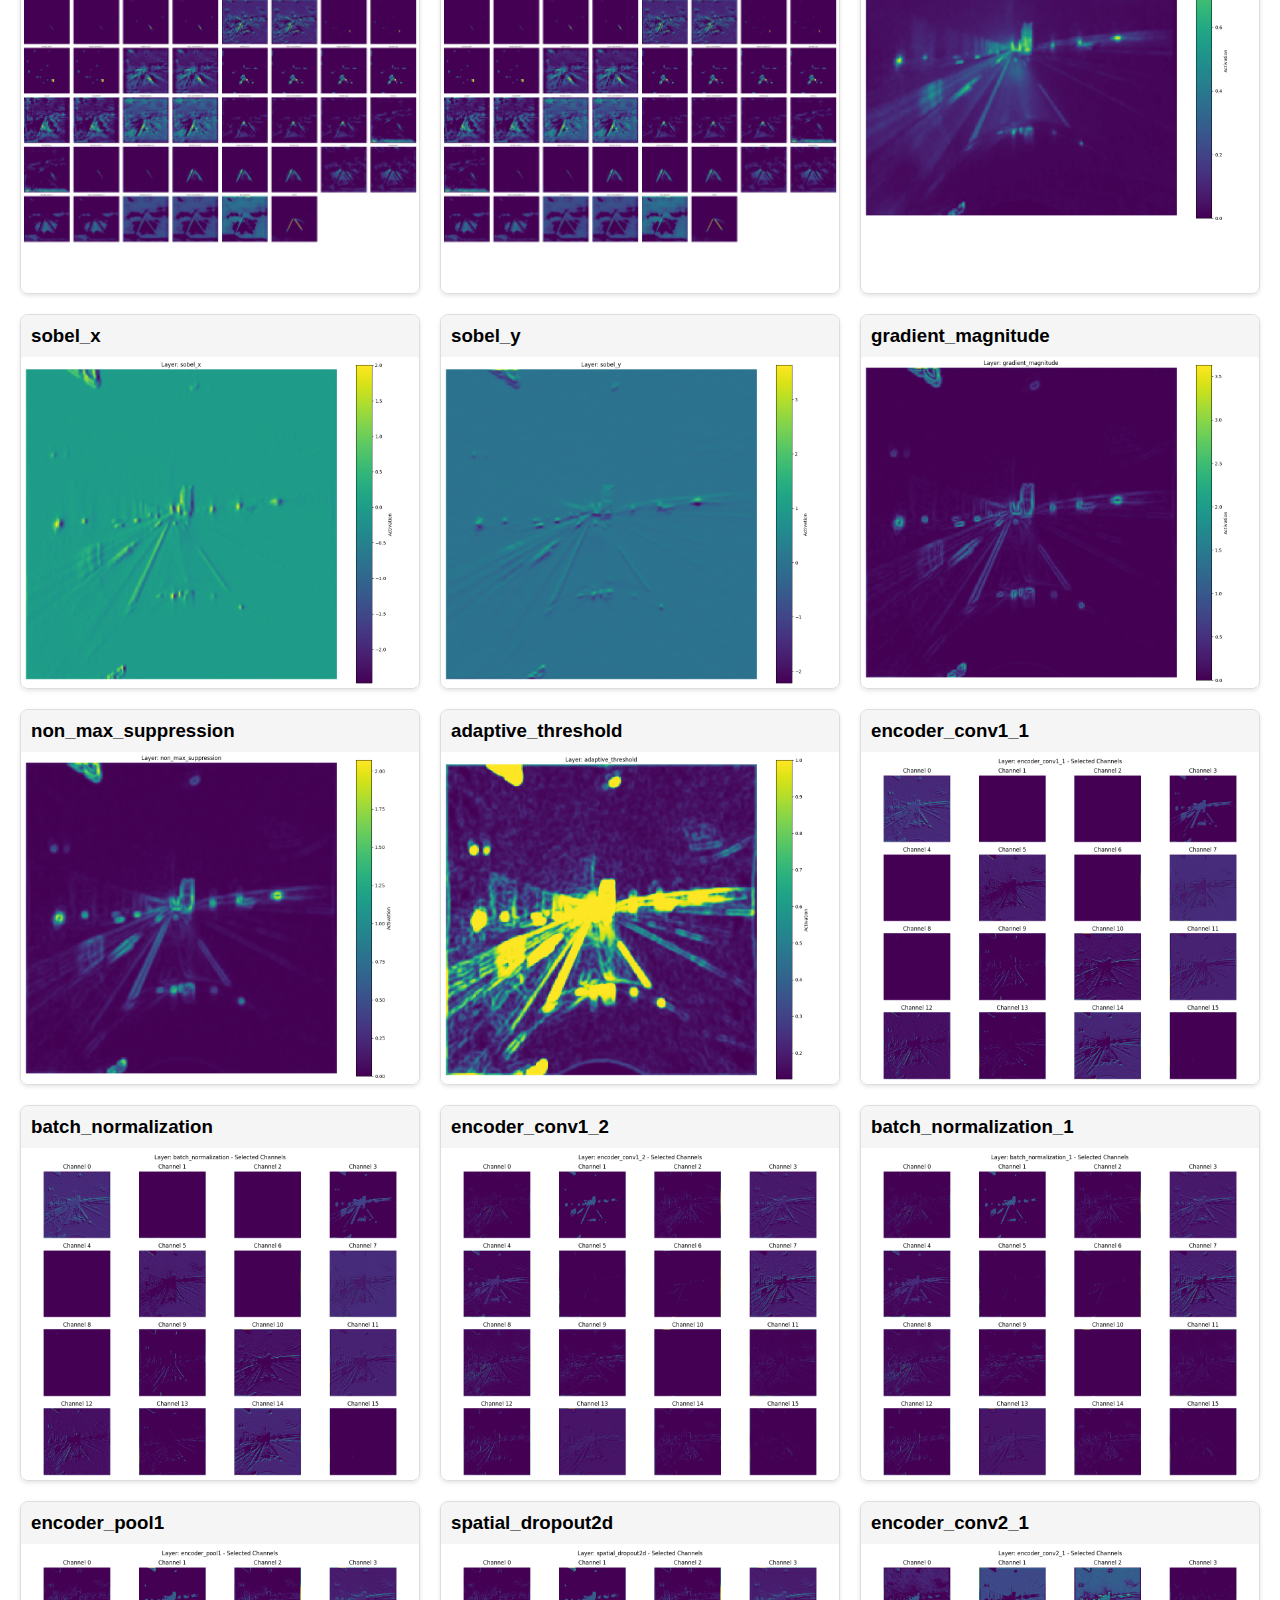
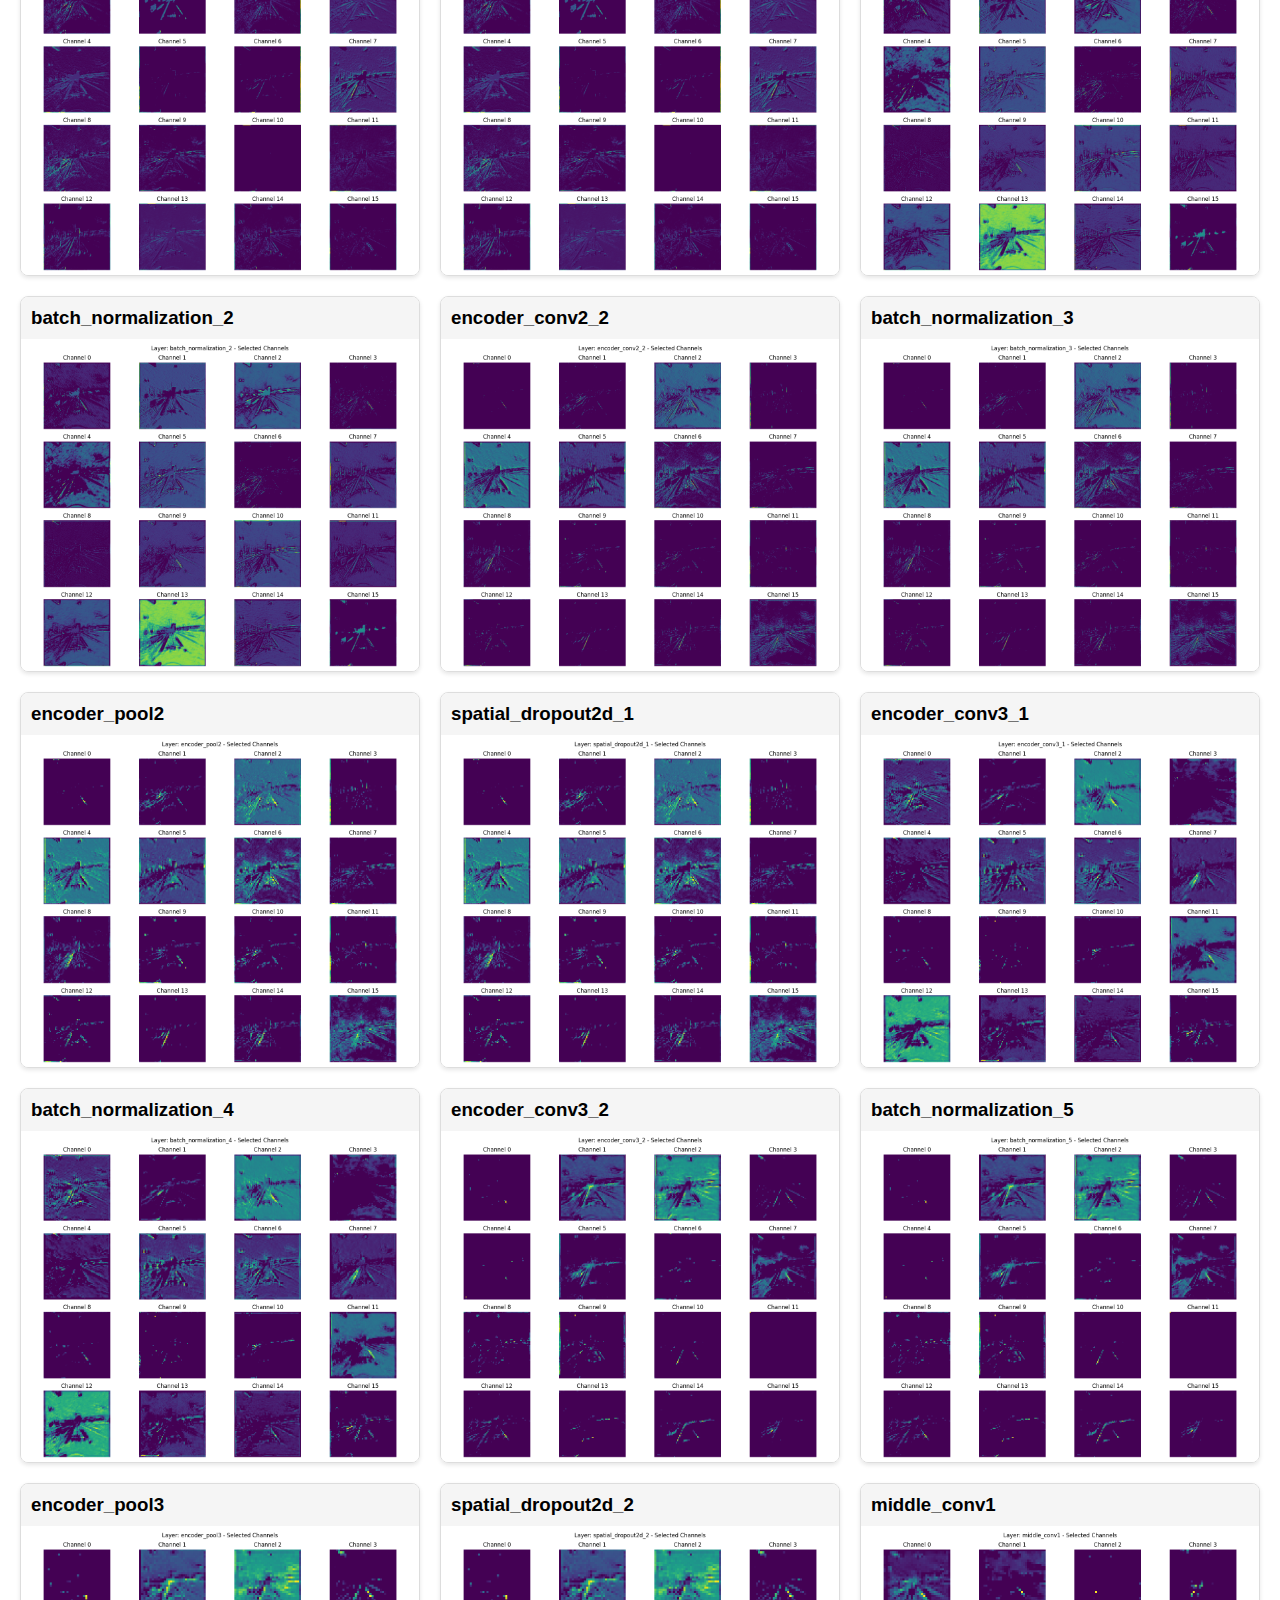
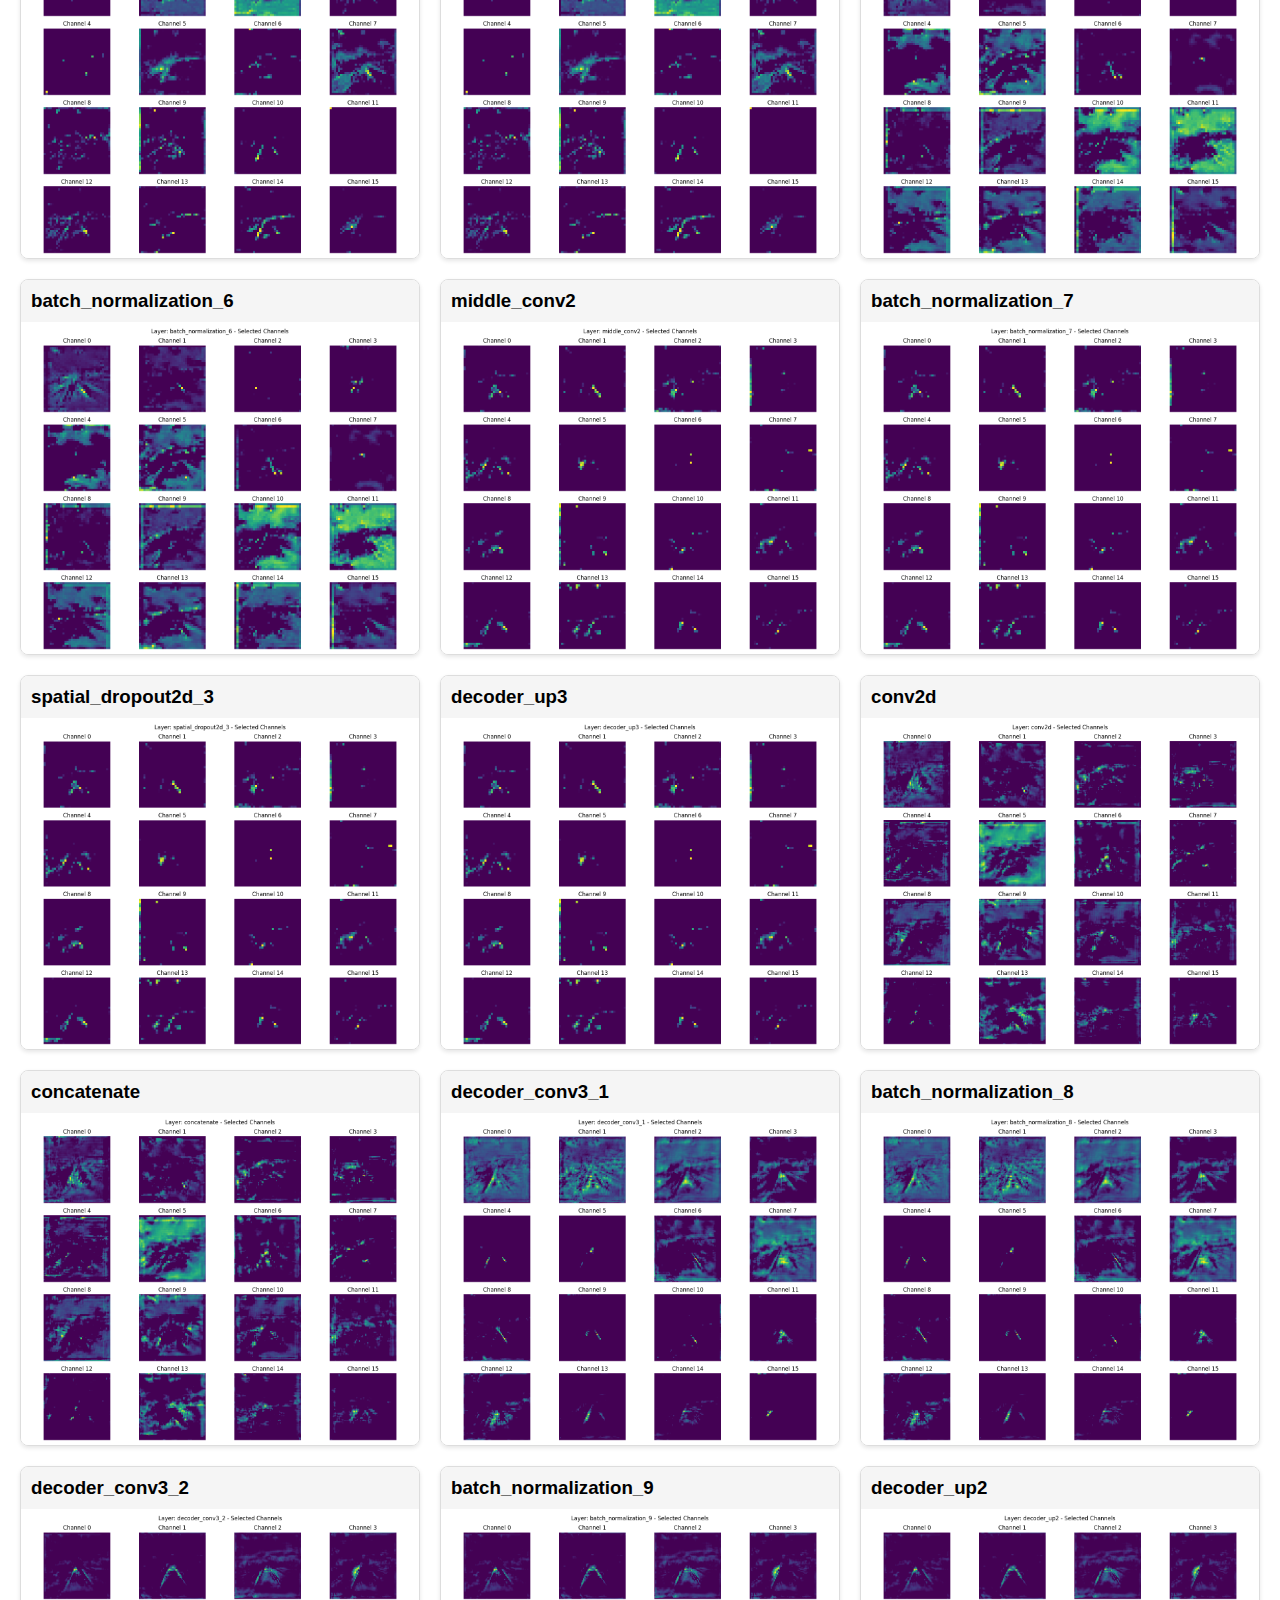
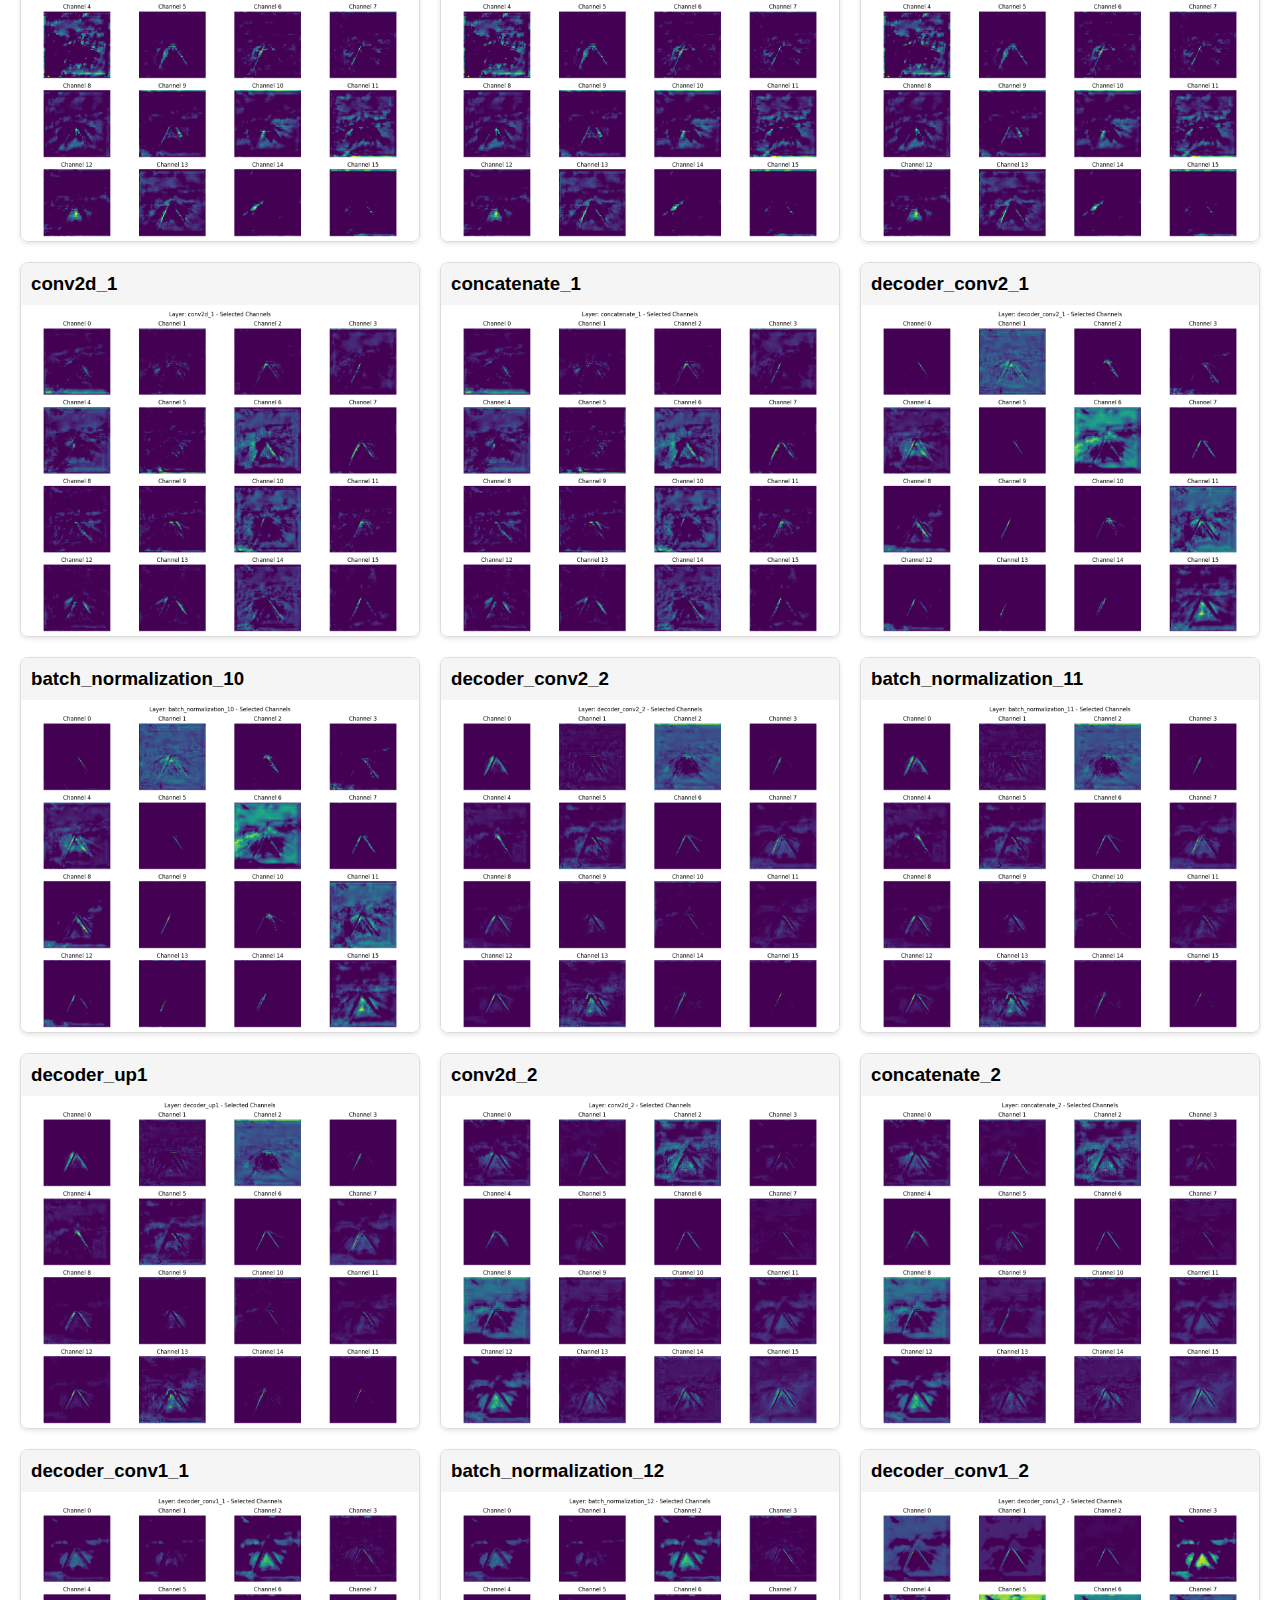
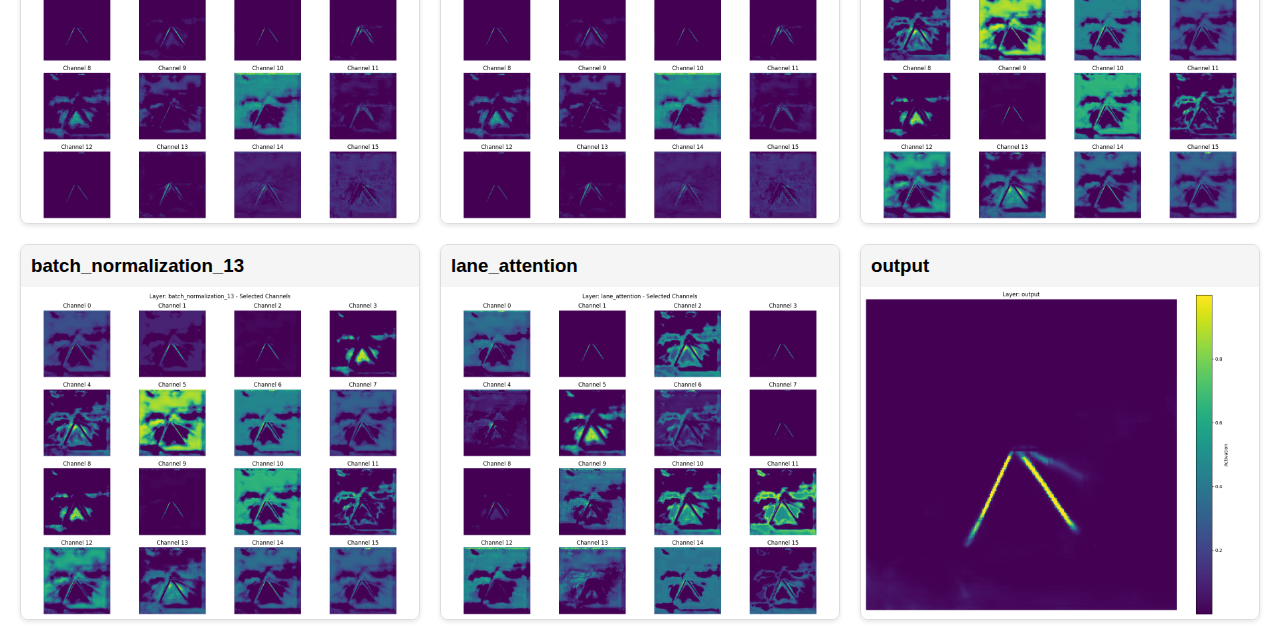
<file: carla/v3/output-retrospective/layer_visualizations/visualization.html>
<!DOCTYPE html>
    <html>
    <head>
        <title>Lane Detection Model Layer Visualization</title>
        <style>
            body { font-family: Arial, sans-serif; margin: 20px; }
            h1 { color: #333; }
            .layer-grid { display: grid; grid-template-columns: repeat(auto-fill, minmax(300px, 1fr)); gap: 20px; }
            .layer-card { border: 1px solid #ddd; border-radius: 8px; overflow: hidden; box-shadow: 0 2px 4px rgba(0,0,0,0.1); }
            .layer-card h3 { padding: 10px; margin: 0; background-color: #f5f5f5; }
            .layer-card img { width: 100%; height: auto; display: block; }
            .overview { margin-bottom: 30px; }
            .overview img { max-width: 100%; height: auto; border: 1px solid #ddd; border-radius: 8px; }
        </style>
    </head>
    <body>
        <h1>Lane Detection Model Layer Visualization</h1>
        
        <div class="overview">
            <h2>Overview of All Layers</h2>
            <img src="all_layers_overview.png" alt="Overview of all layers">
        </div>
        
        <h2>Individual Layer Outputs</h2>
        <div class="layer-grid">
    
            <div class="layer-card">
                <h3>Input Image</h3>
                <img src="all_layers_overview.png" alt="Input Image">
            </div>
            <div class="layer-card">
                <h3>Ground Truth</h3>
                <img src="all_layers_overview.png" alt="Ground Truth">
            </div>
    
            <div class="layer-card">
                <h3>gaussian_blur</h3>
                <img src="000_gaussian_blur.png" alt="gaussian_blur">
            </div>
        
            <div class="layer-card">
                <h3>sobel_x</h3>
                <img src="001_sobel_x.png" alt="sobel_x">
            </div>
        
            <div class="layer-card">
                <h3>sobel_y</h3>
                <img src="002_sobel_y.png" alt="sobel_y">
            </div>
        
            <div class="layer-card">
                <h3>gradient_magnitude</h3>
                <img src="003_gradient_magnitude.png" alt="gradient_magnitude">
            </div>
        
            <div class="layer-card">
                <h3>non_max_suppression</h3>
                <img src="004_non_max_suppression.png" alt="non_max_suppression">
            </div>
        
            <div class="layer-card">
                <h3>adaptive_threshold</h3>
                <img src="005_adaptive_threshold.png" alt="adaptive_threshold">
            </div>
        
            <div class="layer-card">
                <h3>encoder_conv1_1</h3>
                <img src="006_encoder_conv1_1.png" alt="encoder_conv1_1">
            </div>
        
            <div class="layer-card">
                <h3>batch_normalization</h3>
                <img src="007_batch_normalization.png" alt="batch_normalization">
            </div>
        
            <div class="layer-card">
                <h3>encoder_conv1_2</h3>
                <img src="008_encoder_conv1_2.png" alt="encoder_conv1_2">
            </div>
        
            <div class="layer-card">
                <h3>batch_normalization_1</h3>
                <img src="009_batch_normalization_1.png" alt="batch_normalization_1">
            </div>
        
            <div class="layer-card">
                <h3>encoder_pool1</h3>
                <img src="010_encoder_pool1.png" alt="encoder_pool1">
            </div>
        
            <div class="layer-card">
                <h3>spatial_dropout2d</h3>
                <img src="011_spatial_dropout2d.png" alt="spatial_dropout2d">
            </div>
        
            <div class="layer-card">
                <h3>encoder_conv2_1</h3>
                <img src="012_encoder_conv2_1.png" alt="encoder_conv2_1">
            </div>
        
            <div class="layer-card">
                <h3>batch_normalization_2</h3>
                <img src="013_batch_normalization_2.png" alt="batch_normalization_2">
            </div>
        
            <div class="layer-card">
                <h3>encoder_conv2_2</h3>
                <img src="014_encoder_conv2_2.png" alt="encoder_conv2_2">
            </div>
        
            <div class="layer-card">
                <h3>batch_normalization_3</h3>
                <img src="015_batch_normalization_3.png" alt="batch_normalization_3">
            </div>
        
            <div class="layer-card">
                <h3>encoder_pool2</h3>
                <img src="016_encoder_pool2.png" alt="encoder_pool2">
            </div>
        
            <div class="layer-card">
                <h3>spatial_dropout2d_1</h3>
                <img src="017_spatial_dropout2d_1.png" alt="spatial_dropout2d_1">
            </div>
        
            <div class="layer-card">
                <h3>encoder_conv3_1</h3>
                <img src="018_encoder_conv3_1.png" alt="encoder_conv3_1">
            </div>
        
            <div class="layer-card">
                <h3>batch_normalization_4</h3>
                <img src="019_batch_normalization_4.png" alt="batch_normalization_4">
            </div>
        
            <div class="layer-card">
                <h3>encoder_conv3_2</h3>
                <img src="020_encoder_conv3_2.png" alt="encoder_conv3_2">
            </div>
        
            <div class="layer-card">
                <h3>batch_normalization_5</h3>
                <img src="021_batch_normalization_5.png" alt="batch_normalization_5">
            </div>
        
            <div class="layer-card">
                <h3>encoder_pool3</h3>
                <img src="022_encoder_pool3.png" alt="encoder_pool3">
            </div>
        
            <div class="layer-card">
                <h3>spatial_dropout2d_2</h3>
                <img src="023_spatial_dropout2d_2.png" alt="spatial_dropout2d_2">
            </div>
        
            <div class="layer-card">
                <h3>middle_conv1</h3>
                <img src="024_middle_conv1.png" alt="middle_conv1">
            </div>
        
            <div class="layer-card">
                <h3>batch_normalization_6</h3>
                <img src="025_batch_normalization_6.png" alt="batch_normalization_6">
            </div>
        
            <div class="layer-card">
                <h3>middle_conv2</h3>
                <img src="026_middle_conv2.png" alt="middle_conv2">
            </div>
        
            <div class="layer-card">
                <h3>batch_normalization_7</h3>
                <img src="027_batch_normalization_7.png" alt="batch_normalization_7">
            </div>
        
            <div class="layer-card">
                <h3>spatial_dropout2d_3</h3>
                <img src="028_spatial_dropout2d_3.png" alt="spatial_dropout2d_3">
            </div>
        
            <div class="layer-card">
                <h3>decoder_up3</h3>
                <img src="029_decoder_up3.png" alt="decoder_up3">
            </div>
        
            <div class="layer-card">
                <h3>conv2d</h3>
                <img src="030_conv2d.png" alt="conv2d">
            </div>
        
            <div class="layer-card">
                <h3>concatenate</h3>
                <img src="031_concatenate.png" alt="concatenate">
            </div>
        
            <div class="layer-card">
                <h3>decoder_conv3_1</h3>
                <img src="032_decoder_conv3_1.png" alt="decoder_conv3_1">
            </div>
        
            <div class="layer-card">
                <h3>batch_normalization_8</h3>
                <img src="033_batch_normalization_8.png" alt="batch_normalization_8">
            </div>
        
            <div class="layer-card">
                <h3>decoder_conv3_2</h3>
                <img src="034_decoder_conv3_2.png" alt="decoder_conv3_2">
            </div>
        
            <div class="layer-card">
                <h3>batch_normalization_9</h3>
                <img src="035_batch_normalization_9.png" alt="batch_normalization_9">
            </div>
        
            <div class="layer-card">
                <h3>decoder_up2</h3>
                <img src="036_decoder_up2.png" alt="decoder_up2">
            </div>
        
            <div class="layer-card">
                <h3>conv2d_1</h3>
                <img src="037_conv2d_1.png" alt="conv2d_1">
            </div>
        
            <div class="layer-card">
                <h3>concatenate_1</h3>
                <img src="038_concatenate_1.png" alt="concatenate_1">
            </div>
        
            <div class="layer-card">
                <h3>decoder_conv2_1</h3>
                <img src="039_decoder_conv2_1.png" alt="decoder_conv2_1">
            </div>
        
            <div class="layer-card">
                <h3>batch_normalization_10</h3>
                <img src="040_batch_normalization_10.png" alt="batch_normalization_10">
            </div>
        
            <div class="layer-card">
                <h3>decoder_conv2_2</h3>
                <img src="041_decoder_conv2_2.png" alt="decoder_conv2_2">
            </div>
        
            <div class="layer-card">
                <h3>batch_normalization_11</h3>
                <img src="042_batch_normalization_11.png" alt="batch_normalization_11">
            </div>
        
            <div class="layer-card">
                <h3>decoder_up1</h3>
                <img src="043_decoder_up1.png" alt="decoder_up1">
            </div>
        
            <div class="layer-card">
                <h3>conv2d_2</h3>
                <img src="044_conv2d_2.png" alt="conv2d_2">
            </div>
        
            <div class="layer-card">
                <h3>concatenate_2</h3>
                <img src="045_concatenate_2.png" alt="concatenate_2">
            </div>
        
            <div class="layer-card">
                <h3>decoder_conv1_1</h3>
                <img src="046_decoder_conv1_1.png" alt="decoder_conv1_1">
            </div>
        
            <div class="layer-card">
                <h3>batch_normalization_12</h3>
                <img src="047_batch_normalization_12.png" alt="batch_normalization_12">
            </div>
        
            <div class="layer-card">
                <h3>decoder_conv1_2</h3>
                <img src="048_decoder_conv1_2.png" alt="decoder_conv1_2">
            </div>
        
            <div class="layer-card">
                <h3>batch_normalization_13</h3>
                <img src="049_batch_normalization_13.png" alt="batch_normalization_13">
            </div>
        
            <div class="layer-card">
                <h3>lane_attention</h3>
                <img src="050_lane_attention.png" alt="lane_attention">
            </div>
        
            <div class="layer-card">
                <h3>output</h3>
                <img src="051_output.png" alt="output">
            </div>
        
        </div>
    </body>
    </html>
</file>
<file: docs/tabs.css>
.sm{position:relative;z-index:9999}.sm,.sm ul,.sm li{display:block;list-style:none;margin:0;padding:0;line-height:normal;direction:ltr;text-align:left;-webkit-tap-highlight-color:rgba(0,0,0,0)}.sm-rtl,.sm-rtl ul,.sm-rtl li{direction:rtl;text-align:right}.sm>li>h1,.sm>li>h2,.sm>li>h3,.sm>li>h4,.sm>li>h5,.sm>li>h6{margin:0;padding:0}.sm ul{display:none}.sm li,.sm a{position:relative}.sm a{display:block}.sm a.disabled{cursor:not-allowed}.sm:after{content:"\00a0";display:block;height:0;font:0/0 serif;clear:both;visibility:hidden;overflow:hidden}.sm,.sm *,.sm *:before,.sm *:after{-moz-box-sizing:border-box;-webkit-box-sizing:border-box;box-sizing:border-box}.main-menu-btn{position:relative;display:inline-block;width:36px;height:36px;text-indent:36px;margin-left:8px;white-space:nowrap;overflow:hidden;cursor:pointer;-webkit-tap-highlight-color:rgba(0,0,0,0)}.main-menu-btn-icon,.main-menu-btn-icon:before,.main-menu-btn-icon:after{position:absolute;top:50%;left:2px;height:2px;width:24px;background:var(--nav-menu-button-color);-webkit-transition:all .25s;transition:all .25s}.main-menu-btn-icon:before{content:'';top:-7px;left:0}.main-menu-btn-icon:after{content:'';top:7px;left:0}#main-menu-state:checked ~ .main-menu-btn .main-menu-btn-icon{height:0}#main-menu-state:checked ~ .main-menu-btn .main-menu-btn-icon:before{top:0;-webkit-transform:rotate(-45deg);transform:rotate(-45deg)}#main-menu-state:checked ~ .main-menu-btn .main-menu-btn-icon:after{top:0;-webkit-transform:rotate(45deg);transform:rotate(45deg)}#main-menu-state{position:absolute;width:1px;height:1px;margin:-1px;border:0;padding:0;overflow:hidden;clip:rect(1px,1px,1px,1px)}#main-menu-state:not(:checked) ~ #main-menu{display:none}#main-menu-state:checked ~ #main-menu{display:block}@media(min-width:768px){.main-menu-btn{position:absolute;top:-99999px}#main-menu-state:not(:checked) ~ #main-menu{display:block}}.sm-dox{background-image:var(--nav-gradient-image)}.sm-dox a,.sm-dox a:focus,.sm-dox a:hover,.sm-dox a:active{padding:0 12px;padding-right:43px;font-family:var(--font-family-nav);font-size:13px;font-weight:bold;line-height:36px;text-decoration:none;text-shadow:var(--nav-text-normal-shadow);color:var(--nav-text-normal-color);outline:0}.sm-dox a:hover{background-image:var(--nav-gradient-active-image);background-repeat:repeat-x;color:var(--nav-text-hover-color);text-shadow:var(--nav-text-hover-shadow)}.sm-dox a.current{color:#d23600}.sm-dox a.disabled{color:#bbb}.sm-dox a span.sub-arrow{position:absolute;top:50%;margin-top:-14px;left:auto;right:3px;width:28px;height:28px;overflow:hidden;font:bold 12px/28px monospace !important;text-align:center;text-shadow:none;background:var(--nav-menu-toggle-color);-moz-border-radius:5px;-webkit-border-radius:5px;border-radius:5px}.sm-dox a span.sub-arrow:before{display:block;content:'+'}.sm-dox a.highlighted span.sub-arrow:before{display:block;content:'-'}.sm-dox>li:first-child>a,.sm-dox>li:first-child>:not(ul) a{-moz-border-radius:5px 5px 0 0;-webkit-border-radius:5px;border-radius:5px 5px 0 0}.sm-dox>li:last-child>a,.sm-dox>li:last-child>*:not(ul) a,.sm-dox>li:last-child>ul,.sm-dox>li:last-child>ul>li:last-child>a,.sm-dox>li:last-child>ul>li:last-child>*:not(ul) a,.sm-dox>li:last-child>ul>li:last-child>ul,.sm-dox>li:last-child>ul>li:last-child>ul>li:last-child>a,.sm-dox>li:last-child>ul>li:last-child>ul>li:last-child>*:not(ul) a,.sm-dox>li:last-child>ul>li:last-child>ul>li:last-child>ul,.sm-dox>li:last-child>ul>li:last-child>ul>li:last-child>ul>li:last-child>a,.sm-dox>li:last-child>ul>li:last-child>ul>li:last-child>ul>li:last-child>*:not(ul) a,.sm-dox>li:last-child>ul>li:last-child>ul>li:last-child>ul>li:last-child>ul,.sm-dox>li:last-child>ul>li:last-child>ul>li:last-child>ul>li:last-child>ul>li:last-child>a,.sm-dox>li:last-child>ul>li:last-child>ul>li:last-child>ul>li:last-child>ul>li:last-child>*:not(ul) a,.sm-dox>li:last-child>ul>li:last-child>ul>li:last-child>ul>li:last-child>ul>li:last-child>ul{-moz-border-radius:0 0 5px 5px;-webkit-border-radius:0;border-radius:0 0 5px 5px}.sm-dox>li:last-child>a.highlighted,.sm-dox>li:last-child>*:not(ul) a.highlighted,.sm-dox>li:last-child>ul>li:last-child>a.highlighted,.sm-dox>li:last-child>ul>li:last-child>*:not(ul) a.highlighted,.sm-dox>li:last-child>ul>li:last-child>ul>li:last-child>a.highlighted,.sm-dox>li:last-child>ul>li:last-child>ul>li:last-child>*:not(ul) a.highlighted,.sm-dox>li:last-child>ul>li:last-child>ul>li:last-child>ul>li:last-child>a.highlighted,.sm-dox>li:last-child>ul>li:last-child>ul>li:last-child>ul>li:last-child>*:not(ul) a.highlighted,.sm-dox>li:last-child>ul>li:last-child>ul>li:last-child>ul>li:last-child>ul>li:last-child>a.highlighted,.sm-dox>li:last-child>ul>li:last-child>ul>li:last-child>ul>li:last-child>ul>li:last-child>*:not(ul) a.highlighted{-moz-border-radius:0;-webkit-border-radius:0;border-radius:0}.sm-dox ul{background:var(--nav-menu-background-color)}.sm-dox ul a,.sm-dox ul a:focus,.sm-dox ul a:hover,.sm-dox ul a:active{font-size:12px;border-left:8px solid transparent;line-height:36px;text-shadow:none;background-color:var(--nav-menu-background-color);background-image:none}.sm-dox ul a:hover{background-image:var(--nav-gradient-active-image);background-repeat:repeat-x;color:var(--nav-text-hover-color);text-shadow:0 1px 1px black}.sm-dox ul ul a,.sm-dox ul ul a:hover,.sm-dox ul ul a:focus,.sm-dox ul ul a:active{border-left:16px solid transparent}.sm-dox ul ul ul a,.sm-dox ul ul ul a:hover,.sm-dox ul ul ul a:focus,.sm-dox ul ul ul a:active{border-left:24px solid transparent}.sm-dox ul ul ul ul a,.sm-dox ul ul ul ul a:hover,.sm-dox ul ul ul ul a:focus,.sm-dox ul ul ul ul a:active{border-left:32px solid transparent}.sm-dox ul ul ul ul ul a,.sm-dox ul ul ul ul ul a:hover,.sm-dox ul ul ul ul ul a:focus,.sm-dox ul ul ul ul ul a:active{border-left:40px solid transparent}@media(min-width:768px){.sm-dox ul{position:absolute;width:12em}.sm-dox li{float:left}.sm-dox.sm-rtl li{float:right}.sm-dox ul li,.sm-dox.sm-rtl ul li,.sm-dox.sm-vertical li{float:none}.sm-dox a{white-space:nowrap}.sm-dox ul a,.sm-dox.sm-vertical a{white-space:normal}.sm-dox .sm-nowrap>li>a,.sm-dox .sm-nowrap>li>:not(ul) a{white-space:nowrap}.sm-dox{padding:0 10px;background-image:var(--nav-gradient-image);line-height:36px}.sm-dox a span.sub-arrow{top:50%;margin-top:-2px;right:12px;width:0;height:0;border-width:4px;border-style:solid dashed dashed dashed;border-color:var(--nav-text-normal-color) transparent transparent transparent;background:transparent;-moz-border-radius:0;-webkit-border-radius:0;border-radius:0}.sm-dox a,.sm-dox a:focus,.sm-dox a:active,.sm-dox a:hover,.sm-dox a.highlighted{padding:0 12px;background-image:var(--nav-separator-image);background-repeat:no-repeat;background-position:right;-moz-border-radius:0 !important;-webkit-border-radius:0;border-radius:0 !important}.sm-dox a:hover{background-image:var(--nav-gradient-active-image);background-repeat:repeat-x;color:var(--nav-text-hover-color);text-shadow:var(--nav-text-hover-shadow)}.sm-dox a:hover span.sub-arrow{border-color:var(--nav-text-hover-color) transparent transparent transparent}.sm-dox a.has-submenu{padding-right:24px}.sm-dox li{border-top:0}.sm-dox>li>ul:before,.sm-dox>li>ul:after{content:'';position:absolute;top:-18px;left:30px;width:0;height:0;overflow:hidden;border-width:9px;border-style:dashed dashed solid dashed;border-color:transparent transparent #bbb transparent}.sm-dox>li>ul:after{top:-16px;left:31px;border-width:8px;border-color:transparent transparent var(--nav-menu-background-color) transparent}.sm-dox ul{border:1px solid #bbb;padding:5px 0;background:var(--nav-menu-background-color);-moz-border-radius:5px !important;-webkit-border-radius:5px;border-radius:5px !important;-moz-box-shadow:0 5px 9px rgba(0,0,0,0.2);-webkit-box-shadow:0 5px 9px rgba(0,0,0,0.2);box-shadow:0 5px 9px rgba(0,0,0,0.2)}.sm-dox ul a span.sub-arrow{right:8px;top:50%;margin-top:-5px;border-width:5px;border-color:transparent transparent transparent var(--nav-menu-foreground-color);border-style:dashed dashed dashed solid}.sm-dox ul a,.sm-dox ul a:hover,.sm-dox ul a:focus,.sm-dox ul a:active,.sm-dox ul a.highlighted{color:var(--nav-menu-foreground-color);background-image:none;border:0 !important}.sm-dox ul a:hover{background-image:var(--nav-gradient-active-image);background-repeat:repeat-x;color:var(--nav-text-hover-color);text-shadow:var(--nav-text-hover-shadow)}.sm-dox ul a:hover span.sub-arrow{border-color:transparent transparent transparent var(--nav-text-hover-color)}.sm-dox span.scroll-up,.sm-dox span.scroll-down{position:absolute;display:none;visibility:hidden;overflow:hidden;background:var(--nav-menu-background-color);height:36px}.sm-dox span.scroll-up:hover,.sm-dox span.scroll-down:hover{background:#eee}.sm-dox span.scroll-up:hover span.scroll-up-arrow,.sm-dox span.scroll-up:hover span.scroll-down-arrow{border-color:transparent transparent #d23600 transparent}.sm-dox span.scroll-down:hover span.scroll-down-arrow{border-color:#d23600 transparent transparent transparent}.sm-dox span.scroll-up-arrow,.sm-dox span.scroll-down-arrow{position:absolute;top:0;left:50%;margin-left:-6px;width:0;height:0;overflow:hidden;border-width:6px;border-style:dashed dashed solid dashed;border-color:transparent transparent var(--nav-menu-foreground-color) transparent}.sm-dox span.scroll-down-arrow{top:8px;border-style:solid dashed dashed dashed;border-color:var(--nav-menu-foreground-color) transparent transparent transparent}.sm-dox.sm-rtl a.has-submenu{padding-right:12px;padding-left:24px}.sm-dox.sm-rtl a span.sub-arrow{right:auto;left:12px}.sm-dox.sm-rtl.sm-vertical a.has-submenu{padding:10px 20px}.sm-dox.sm-rtl.sm-vertical a span.sub-arrow{right:auto;left:8px;border-style:dashed solid dashed dashed;border-color:transparent #555 transparent transparent}.sm-dox.sm-rtl>li>ul:before{left:auto;right:30px}.sm-dox.sm-rtl>li>ul:after{left:auto;right:31px}.sm-dox.sm-rtl ul a.has-submenu{padding:10px 20px !important}.sm-dox.sm-rtl ul a span.sub-arrow{right:auto;left:8px;border-style:dashed solid dashed dashed;border-color:transparent #555 transparent transparent}.sm-dox.sm-vertical{padding:10px 0;-moz-border-radius:5px;-webkit-border-radius:5px;border-radius:5px}.sm-dox.sm-vertical a{padding:10px 20px}.sm-dox.sm-vertical a:hover,.sm-dox.sm-vertical a:focus,.sm-dox.sm-vertical a:active,.sm-dox.sm-vertical a.highlighted{background:#fff}.sm-dox.sm-vertical a.disabled{background-image:var(--nav-gradient-image)}.sm-dox.sm-vertical a span.sub-arrow{right:8px;top:50%;margin-top:-5px;border-width:5px;border-style:dashed dashed dashed solid;border-color:transparent transparent transparent #555}.sm-dox.sm-vertical>li>ul:before,.sm-dox.sm-vertical>li>ul:after{display:none}.sm-dox.sm-vertical ul a{padding:10px 20px}.sm-dox.sm-vertical ul a:hover,.sm-dox.sm-vertical ul a:focus,.sm-dox.sm-vertical ul a:active,.sm-dox.sm-vertical ul a.highlighted{background:#eee}.sm-dox.sm-vertical ul a.disabled{background:var(--nav-menu-background-color)}}
</file>
<file: docs/navtree.css>
#nav-tree .children_ul {
  margin:0;
  padding:4px;
}

#nav-tree ul {
  list-style:none outside none;
  margin:0px;
  padding:0px;
}

#nav-tree li {
  white-space:nowrap;
  margin:0px;
  padding:0px;
}

#nav-tree .plus {
  margin:0px;
}

#nav-tree .selected {
  background-image: url('tab_a.png');
  background-repeat:repeat-x;
  color: var(--nav-text-active-color);
  text-shadow: var(--nav-text-active-shadow);
}

#nav-tree .selected .arrow {
  color: var(--nav-arrow-selected-color);
  text-shadow: none;
}

#nav-tree img {
  margin:0px;
  padding:0px;
  border:0px;
  vertical-align: middle;
}

#nav-tree a {
  text-decoration:none;
  padding:0px;
  margin:0px;
}

#nav-tree .label {
  margin:0px;
  padding:0px;
  font: 12px var(--font-family-nav);
}

#nav-tree .label a {
  padding:2px;
}

#nav-tree .selected a {
  text-decoration:none;
  color:var(--nav-text-active-color);
}

#nav-tree .children_ul {
  margin:0px;
  padding:0px;
}

#nav-tree .item {
  margin:0px;
  padding:0px;
}

#nav-tree {
  padding: 0px 0px;
  font-size:14px;
  overflow:auto;
}

#doc-content {
  overflow:auto;
  display:block;
  padding:0px;
  margin:0px;
  -webkit-overflow-scrolling : touch; /* iOS 5+ */
}

#side-nav {
  padding:0 6px 0 0;
  margin: 0px;
  display:block;
  position: absolute;
  left: 0px;
  width: $width;
  overflow : hidden;
}

.ui-resizable .ui-resizable-handle {
  display:block;
}

.ui-resizable-e {
  background-image:var(--nav-splitbar-image);
  background-size:100%;
  background-repeat:repeat-y;
  background-attachment: scroll;
  cursor:ew-resize;
  height:100%;
  right:0;
  top:0;
  width:6px;
}

.ui-resizable-handle {
  display:none;
  font-size:0.1px;
  position:absolute;
  z-index:1;
}

#nav-tree-contents {
  margin: 6px 0px 0px 0px;
}

#nav-tree {
  background-repeat:repeat-x;
  background-color: var(--nav-background-color);
  -webkit-overflow-scrolling : touch; /* iOS 5+ */
}

#nav-sync {
  position:absolute;
  top:5px;
  right:24px;
  z-index:0;
}

#nav-sync img {
  opacity:0.3;
}

#nav-sync img:hover {
  opacity:0.9;
}

@media print
{
  #nav-tree { display: none; }
  div.ui-resizable-handle { display: none; position: relative; }
}
</file>
<file: docs/search/search.css>
/*---------------- Search Box */

#MSearchBox {
    position: absolute;
    right: 5px;
}
/*---------------- Search box styling */

.SRPage * {
    font-weight: normal;
    line-height: normal;
}

dark-mode-toggle {
    margin-left: 5px;
    display: flex;
    float: right;
}

#MSearchBox {
    display: inline-block;
    white-space : nowrap;
    background: var(--search-background-color);
    border-radius: 0.65em;
    box-shadow: var(--search-box-shadow);
    z-index: 102;
}

#MSearchBox .left {
    display: inline-block;
    vertical-align: middle;
    height: 1.4em;
}

#MSearchSelect {
    display: inline-block;
    vertical-align: middle;
    width: 20px;
    height: 19px;
    background-image: var(--search-magnification-select-image);
    margin: 0 0 0 0.3em;
    padding: 0;
}

#MSearchSelectExt {
    display: inline-block;
    vertical-align: middle;
    width: 10px;
    height: 19px;
    background-image: var(--search-magnification-image);
    margin: 0 0 0 0.5em;
    padding: 0;
}


#MSearchField {
    display: inline-block;
    vertical-align: middle;
    width: 7.5em;
    height: 19px;
    margin: 0 0.15em;
    padding: 0;
    line-height: 1em;
    border:none;
    color: var(--search-foreground-color);
    outline: none;
    font-family: var(--font-family-search);
    -webkit-border-radius: 0px;
    border-radius: 0px;
    background: none;
}

@media(hover: none) {
    /* to avoid zooming on iOS */
    #MSearchField {
        font-size: 16px;
    }
}

#MSearchBox .right {
    display: inline-block;
    vertical-align: middle;
    width: 1.4em;
    height: 1.4em;
}

#MSearchClose {
    display: none;
    font-size: inherit;
    background : none;
    border: none;
    margin: 0;
    padding: 0;
    outline: none;

}

#MSearchCloseImg {
    padding: 0.3em;
    margin: 0;
}

.MSearchBoxActive #MSearchField {
    color: var(--search-active-color);
}



/*---------------- Search filter selection */

#MSearchSelectWindow {
    display: none;
    position: absolute;
    left: 0; top: 0;
    border: 1px solid var(--search-filter-border-color);
    background-color: var(--search-filter-background-color);
    z-index: 10001;
    padding-top: 4px;
    padding-bottom: 4px;
    -moz-border-radius: 4px;
    -webkit-border-top-left-radius: 4px;
    -webkit-border-top-right-radius: 4px;
    -webkit-border-bottom-left-radius: 4px;
    -webkit-border-bottom-right-radius: 4px;
    -webkit-box-shadow: 5px 5px 5px rgba(0, 0, 0, 0.15);
}

.SelectItem {
    font: 8pt var(--font-family-search);
    padding-left:  2px;
    padding-right: 12px;
    border: 0px;
}

span.SelectionMark {
    margin-right: 4px;
    font-family: var(--font-family-monospace);
    outline-style: none;
    text-decoration: none;
}

a.SelectItem {
    display: block;
    outline-style: none;
    color: var(--search-filter-foreground-color);
    text-decoration: none;
    padding-left:   6px;
    padding-right: 12px;
}

a.SelectItem:focus,
a.SelectItem:active {
    color: var(--search-filter-foreground-color);
    outline-style: none;
    text-decoration: none;
}

a.SelectItem:hover {
    color: var(--search-filter-highlight-text-color);
    background-color: var(--search-filter-highlight-bg-color);
    outline-style: none;
    text-decoration: none;
    cursor: pointer;
    display: block;
}

/*---------------- Search results window */

iframe#MSearchResults {
    /*width: 60ex;*/
    height: 15em;
}

#MSearchResultsWindow {
    display: none;
    position: absolute;
    left: 0; top: 0;
    border: 1px solid var(--search-results-border-color);
    background-color: var(--search-results-background-color);
    z-index:10000;
    width: 300px;
    height: 400px;
    overflow: auto;
}

/* ----------------------------------- */


#SRIndex {
    clear:both; 
}

.SREntry {
    font-size: 10pt;
    padding-left: 1ex;
}

.SRPage .SREntry {
    font-size: 8pt;
    padding: 1px 5px;
}

div.SRPage {
    margin: 5px 2px;
    background-color: var(--search-results-background-color);
}

.SRChildren {
    padding-left: 3ex; padding-bottom: .5em 
}

.SRPage .SRChildren {
    display: none;
}

.SRSymbol {
    font-weight: bold;
    color: var(--search-results-foreground-color);
    font-family: var(--font-family-search);
    text-decoration: none;
    outline: none;
}

a.SRScope {
    display: block;
    color: var(--search-results-foreground-color);
    font-family: var(--font-family-search);
    font-size: 8pt;
    text-decoration: none;
    outline: none;
}

a.SRSymbol:focus, a.SRSymbol:active,
a.SRScope:focus, a.SRScope:active {
    text-decoration: underline;
}

span.SRScope {
    padding-left: 4px;
    font-family: var(--font-family-search);
}

.SRPage .SRStatus {
    padding: 2px 5px;
    font-size: 8pt;
    font-style: italic;
    font-family: var(--font-family-search);
}

.SRResult {
    display: none;
}

div.searchresults {
    margin-left: 10px;
    margin-right: 10px;
}

/*---------------- External search page results */

.pages b {
   color: white;
   padding: 5px 5px 3px 5px;
   background-image: var(--nav-gradient-active-image-parent);
   background-repeat: repeat-x;
   text-shadow: 0 1px 1px #000000;
}

.pages {
    line-height: 17px;
    margin-left: 4px;
    text-decoration: none;
}

.hl {
    font-weight: bold;
}

#searchresults {
    margin-bottom: 20px;
}

.searchpages {
    margin-top: 10px;
}
</file>
<file: docs/doxygen.css>
/* The standard CSS for doxygen 1.13.2*/

html {
/* page base colors */
--page-background-color: white;
--page-foreground-color: black;
--page-link-color: #375591;
--page-visited-link-color: #4063A8;

/* index */
--index-odd-item-bg-color: #F8F9FC;
--index-even-item-bg-color: white;
--index-header-color: black;
--index-separator-color: #A0A0A0;

/* header */
--header-background-color: #F9FAFC;
--header-separator-color: #C2CFE7;
--header-gradient-image: url('nav_h.png');
--group-header-separator-color: #839CCF;
--group-header-color: #304B80;
--inherit-header-color: gray;

--footer-foreground-color: #263B65;
--footer-logo-width: 104px;
--citation-label-color: #2E477A;
--glow-color: cyan;

--title-background-color: white;
--title-separator-color: #4D71BB;
--directory-separator-color: #98ADD7;
--separator-color: #4368B1;

--blockquote-background-color: #F6F8FB;
--blockquote-border-color: #98ADD7;

--scrollbar-thumb-color: #98ADD7;
--scrollbar-background-color: #F9FAFC;

--icon-background-color: #6D8BC7;
--icon-foreground-color: white;
--icon-doc-image: url('doc.svg');
--icon-folder-open-image: url('folderopen.svg');
--icon-folder-closed-image: url('folderclosed.svg');

/* brief member declaration list */
--memdecl-background-color: #F9FAFC;
--memdecl-separator-color: #DDE4F2;
--memdecl-foreground-color: #555;
--memdecl-template-color: #4063A8;

/* detailed member list */
--memdef-border-color: #A5B7DC;
--memdef-title-background-color: #E1E7F3;
--memdef-title-gradient-image: url('nav_f.png');
--memdef-proto-background-color: #DEE4F2;
--memdef-proto-text-color: #213458;
--memdef-proto-text-shadow: 0px 1px 1px rgba(255, 255, 255, 0.9);
--memdef-doc-background-color: white;
--memdef-param-name-color: #602020;
--memdef-template-color: #4063A8;

/* tables */
--table-cell-border-color: #293F6C;
--table-header-background-color: #324E84;
--table-header-foreground-color: #FFFFFF;

/* labels */
--label-background-color: #6D8BC7;
--label-left-top-border-color: #4D71BB;
--label-right-bottom-border-color: #C2CFE7;
--label-foreground-color: white;

/** navigation bar/tree/menu */
--nav-background-color: #F9FAFC;
--nav-foreground-color: #314C81;
--nav-gradient-image: url('tab_b.png');
--nav-gradient-hover-image: url('tab_h.png');
--nav-gradient-active-image: url('tab_a.png');
--nav-gradient-active-image-parent: url("../tab_a.png");
--nav-separator-image: url('tab_s.png');
--nav-breadcrumb-image: url('bc_s.png');
--nav-breadcrumb-border-color: #C0CDE7;
--nav-splitbar-image: url('splitbar.png');
--nav-font-size-level1: 13px;
--nav-font-size-level2: 10px;
--nav-font-size-level3: 9px;
--nav-text-normal-color: #253961;
--nav-text-hover-color: white;
--nav-text-active-color: white;
--nav-text-normal-shadow: 0px 1px 1px rgba(255, 255, 255, 0.9);
--nav-text-hover-shadow: 0px 1px 1px rgba(0, 0, 0, 1.0);
--nav-text-active-shadow: 0px 1px 1px rgba(0, 0, 0, 1.0);
--nav-menu-button-color: #314C81;
--nav-menu-background-color: white;
--nav-menu-foreground-color: #555555;
--nav-menu-toggle-color: rgba(255, 255, 255, 0.5);
--nav-arrow-color: #98ADD7;
--nav-arrow-selected-color: #98ADD7;

/* table of contents */
--toc-background-color: #F4F6FB;
--toc-border-color: #D7DFEF;
--toc-header-color: #4063A8;
--toc-down-arrow-image: url("data:image/svg+xml;utf8,<svg xmlns='http://www.w3.org/2000/svg' version='1.1' height='10px' width='5px' fill='grey'><text x='0' y='5' font-size='10'>&%238595;</text></svg>");

/** search field */
--search-background-color: white;
--search-foreground-color: #909090;
--search-magnification-image: url('mag.svg');
--search-magnification-select-image: url('mag_sel.svg');
--search-active-color: black;
--search-filter-background-color: #F9FAFC;
--search-filter-foreground-color: black;
--search-filter-border-color: #8CA3D3;
--search-filter-highlight-text-color: white;
--search-filter-highlight-bg-color: #375591;
--search-results-foreground-color: #3C5C9D;
--search-results-background-color: #EDF1F8;
--search-results-border-color: black;
--search-box-shadow: inset 0.5px 0.5px 3px 0px #555;

/** code fragments */
--code-keyword-color: #008000;
--code-type-keyword-color: #604020;
--code-flow-keyword-color: #E08000;
--code-comment-color: #800000;
--code-preprocessor-color: #806020;
--code-string-literal-color: #002080;
--code-char-literal-color: #008080;
--code-xml-cdata-color: black;
--code-vhdl-digit-color: #FF00FF;
--code-vhdl-char-color: #000000;
--code-vhdl-keyword-color: #700070;
--code-vhdl-logic-color: #FF0000;
--code-link-color: #4063A8;
--code-external-link-color: #4063A8;
--fragment-foreground-color: black;
--fragment-background-color: #FBFCFD;
--fragment-border-color: #C2CFE7;
--fragment-lineno-border-color: #00FF00;
--fragment-lineno-background-color: #E8E8E8;
--fragment-lineno-foreground-color: black;
--fragment-lineno-link-fg-color: #4063A8;
--fragment-lineno-link-bg-color: #D8D8D8;
--fragment-lineno-link-hover-fg-color: #4063A8;
--fragment-lineno-link-hover-bg-color: #C8C8C8;
--fragment-copy-ok-color: #2EC82E;
--tooltip-foreground-color: black;
--tooltip-background-color: white;
--tooltip-border-color: gray;
--tooltip-doc-color: grey;
--tooltip-declaration-color: #006318;
--tooltip-link-color: #4063A8;
--tooltip-shadow: 1px 1px 7px gray;
--fold-line-color: #808080;
--fold-minus-image: url('minus.svg');
--fold-plus-image: url('plus.svg');
--fold-minus-image-relpath: url('../../minus.svg');
--fold-plus-image-relpath: url('../../plus.svg');

/** font-family */
--font-family-normal: Roboto,sans-serif;
--font-family-monospace: 'JetBrains Mono',Consolas,Monaco,'Andale Mono','Ubuntu Mono',monospace,fixed;
--font-family-nav: 'Lucida Grande',Geneva,Helvetica,Arial,sans-serif;
--font-family-title: Tahoma,Arial,sans-serif;
--font-family-toc: Verdana,'DejaVu Sans',Geneva,sans-serif;
--font-family-search: Arial,Verdana,sans-serif;
--font-family-icon: Arial,Helvetica;
--font-family-tooltip: Roboto,sans-serif;

/** special sections */
--warning-color-bg: #f8d1cc;
--warning-color-hl: #b61825;
--warning-color-text: #75070f;
--note-color-bg: #faf3d8;
--note-color-hl: #f3a600;
--note-color-text: #5f4204;
--todo-color-bg: #e4f3ff;
--todo-color-hl: #1879C4;
--todo-color-text: #274a5c;
--test-color-bg: #e8e8ff;
--test-color-hl: #3939C4;
--test-color-text: #1a1a5c;
--deprecated-color-bg: #ecf0f3;
--deprecated-color-hl: #5b6269;
--deprecated-color-text: #43454a;
--bug-color-bg: #e4dafd;
--bug-color-hl: #5b2bdd;
--bug-color-text: #2a0d72;
--invariant-color-bg: #d8f1e3;
--invariant-color-hl: #44b86f;
--invariant-color-text: #265532;
}

@media (prefers-color-scheme: dark) {
  html:not(.dark-mode) {
    color-scheme: dark;

/* page base colors */
--page-background-color: black;
--page-foreground-color: #C9D1D9;
--page-link-color: #8CA3D3;
--page-visited-link-color: #A0B3DA;

/* index */
--index-odd-item-bg-color: #0A101B;
--index-even-item-bg-color: black;
--index-header-color: #C2CFE7;
--index-separator-color: #2E477A;

/* header */
--header-background-color: #070A12;
--header-separator-color: #121C30;
--header-gradient-image: url('nav_hd.png');
--group-header-separator-color: #253961;
--group-header-color: #8CA3D3;
--inherit-header-color: #A0A0A0;

--footer-foreground-color: #5578BE;
--footer-logo-width: 60px;
--citation-label-color: #8CA3D3;
--glow-color: cyan;

--title-background-color: #080D17;
--title-separator-color: #304A7E;
--directory-separator-color: #253961;
--separator-color: #253961;

--blockquote-background-color: #0F1728;
--blockquote-border-color: #253961;

--scrollbar-thumb-color: #253961;
--scrollbar-background-color: #070A12;

--icon-background-color: #2E477A;
--icon-foreground-color: #C2CFE7;
--icon-doc-image: url('docd.svg');
--icon-folder-open-image: url('folderopend.svg');
--icon-folder-closed-image: url('folderclosedd.svg');

/* brief member declaration list */
--memdecl-background-color: #0A101B;
--memdecl-separator-color: #283D69;
--memdecl-foreground-color: #BBB;
--memdecl-template-color: #7793CB;

/* detailed member list */
--memdef-border-color: #203153;
--memdef-title-background-color: #192742;
--memdef-title-gradient-image: url('nav_fd.png');
--memdef-proto-background-color: #17243D;
--memdef-proto-text-color: #9AAED8;
--memdef-proto-text-shadow: 0px 1px 1px rgba(0, 0, 0, 0.9);
--memdef-doc-background-color: black;
--memdef-param-name-color: #D28757;
--memdef-template-color: #7793CB;

/* tables */
--table-cell-border-color: #253961;
--table-header-background-color: #253961;
--table-header-foreground-color: #C2CFE7;

/* labels */
--label-background-color: #304B80;
--label-left-top-border-color: #4063A8;
--label-right-bottom-border-color: #253961;
--label-foreground-color: #CCCCCC;

/** navigation bar/tree/menu */
--nav-background-color: #0F1728;
--nav-foreground-color: #314C81;
--nav-gradient-image: url('tab_bd.png');
--nav-gradient-hover-image: url('tab_hd.png');
--nav-gradient-active-image: url('tab_ad.png');
--nav-gradient-active-image-parent: url("../tab_ad.png");
--nav-separator-image: url('tab_sd.png');
--nav-breadcrumb-image: url('bc_sd.png');
--nav-breadcrumb-border-color: #263B65;
--nav-splitbar-image: url('splitbard.png');
--nav-font-size-level1: 13px;
--nav-font-size-level2: 10px;
--nav-font-size-level3: 9px;
--nav-text-normal-color: #B4C3E2;
--nav-text-hover-color: #DAE2F1;
--nav-text-active-color: #DAE2F1;
--nav-text-normal-shadow: 0px 1px 1px black;
--nav-text-hover-shadow: 0px 1px 1px rgba(0, 0, 0, 1.0);
--nav-text-active-shadow: 0px 1px 1px rgba(0, 0, 0, 1.0);
--nav-menu-button-color: #B4C3E2;
--nav-menu-background-color: #05070D;
--nav-menu-foreground-color: #BBBBBB;
--nav-menu-toggle-color: rgba(255, 255, 255, 0.2);
--nav-arrow-color: #2E477A;
--nav-arrow-selected-color: #8CA3D3;

/* table of contents */
--toc-background-color: #131D32;
--toc-border-color: #1D2D4D;
--toc-header-color: #A0B3DA;
--toc-down-arrow-image: url("data:image/svg+xml;utf8,<svg xmlns='http://www.w3.org/2000/svg' version='1.1' height='10px' width='5px'><text x='0' y='5' font-size='10' fill='grey'>&%238595;</text></svg>");

/** search field */
--search-background-color: black;
--search-foreground-color: #C5C5C5;
--search-magnification-image: url('mag_d.svg');
--search-magnification-select-image: url('mag_seld.svg');
--search-active-color: #C5C5C5;
--search-filter-background-color: #0F1728;
--search-filter-foreground-color: #8CA3D3;
--search-filter-border-color: #7793CB;
--search-filter-highlight-text-color: #BAC8E4;
--search-filter-highlight-bg-color: #253961;
--search-results-background-color: #0F1728;
--search-results-foreground-color: #8CA3D3;
--search-results-border-color: #7793CB;
--search-box-shadow: inset 0.5px 0.5px 3px 0px #2B4270;

/** code fragments */
--code-keyword-color: #CC99CD;
--code-type-keyword-color: #AB99CD;
--code-flow-keyword-color: #E08000;
--code-comment-color: #717790;
--code-preprocessor-color: #65CABE;
--code-string-literal-color: #7EC699;
--code-char-literal-color: #00E0F0;
--code-xml-cdata-color: #C9D1D9;
--code-vhdl-digit-color: #FF00FF;
--code-vhdl-char-color: #C0C0C0;
--code-vhdl-keyword-color: #CF53C9;
--code-vhdl-logic-color: #FF0000;
--code-link-color: #79C0FF;
--code-external-link-color: #79C0FF;
--fragment-foreground-color: #C9D1D9;
--fragment-background-color: #080D17;
--fragment-border-color: #30363D;
--fragment-lineno-border-color: #30363D;
--fragment-lineno-background-color: black;
--fragment-lineno-foreground-color: #6E7681;
--fragment-lineno-link-fg-color: #6E7681;
--fragment-lineno-link-bg-color: #303030;
--fragment-lineno-link-hover-fg-color: #8E96A1;
--fragment-lineno-link-hover-bg-color: #505050;
--fragment-copy-ok-color: #0EA80E;
--tooltip-foreground-color: #C9D1D9;
--tooltip-background-color: #202020;
--tooltip-border-color: #C9D1D9;
--tooltip-doc-color: #D9E1E9;
--tooltip-declaration-color: #20C348;
--tooltip-link-color: #79C0FF;
--tooltip-shadow: none;
--fold-line-color: #808080;
--fold-minus-image: url('minusd.svg');
--fold-plus-image: url('plusd.svg');
--fold-minus-image-relpath: url('../../minusd.svg');
--fold-plus-image-relpath: url('../../plusd.svg');

/** font-family */
--font-family-normal: Roboto,sans-serif;
--font-family-monospace: 'JetBrains Mono',Consolas,Monaco,'Andale Mono','Ubuntu Mono',monospace,fixed;
--font-family-nav: 'Lucida Grande',Geneva,Helvetica,Arial,sans-serif;
--font-family-title: Tahoma,Arial,sans-serif;
--font-family-toc: Verdana,'DejaVu Sans',Geneva,sans-serif;
--font-family-search: Arial,Verdana,sans-serif;
--font-family-icon: Arial,Helvetica;
--font-family-tooltip: Roboto,sans-serif;

/** special sections */
--warning-color-bg: #2e1917;
--warning-color-hl: #ad2617;
--warning-color-text: #f5b1aa;
--note-color-bg: #3b2e04;
--note-color-hl: #f1b602;
--note-color-text: #ceb670;
--todo-color-bg: #163750;
--todo-color-hl: #1982D2;
--todo-color-text: #dcf0fa;
--test-color-bg: #121258;
--test-color-hl: #4242cf;
--test-color-text: #c0c0da;
--deprecated-color-bg: #2e323b;
--deprecated-color-hl: #738396;
--deprecated-color-text: #abb0bd;
--bug-color-bg: #2a2536;
--bug-color-hl: #7661b3;
--bug-color-text: #ae9ed6;
--invariant-color-bg: #303a35;
--invariant-color-hl: #76ce96;
--invariant-color-text: #cceed5;
}}
body {
    background-color: var(--page-background-color);
    color: var(--page-foreground-color);
}

body, table, div, p, dl {
	font-weight: 400;
	font-size: 14px;
	font-family: var(--font-family-normal);
	line-height: 22px;
}

/* @group Heading Levels */

.title {
	font-family: var(--font-family-normal);
	line-height: 28px;
	font-size: 150%;
	font-weight: bold;
	margin: 10px 2px;
}

h1.groupheader {
	font-size: 150%;
}

h2.groupheader {
	border-bottom: 1px solid var(--group-header-separator-color);
	color: var(--group-header-color);
	font-size: 150%;
	font-weight: normal;
	margin-top: 1.75em;
	padding-top: 8px;
	padding-bottom: 4px;
	width: 100%;
}

h3.groupheader {
	font-size: 100%;
}

h1, h2, h3, h4, h5, h6 {
	-webkit-transition: text-shadow 0.5s linear;
	-moz-transition: text-shadow 0.5s linear;
	-ms-transition: text-shadow 0.5s linear;
	-o-transition: text-shadow 0.5s linear;
	transition: text-shadow 0.5s linear;
	margin-right: 15px;
}

h1.glow, h2.glow, h3.glow, h4.glow, h5.glow, h6.glow {
	text-shadow: 0 0 15px var(--glow-color);
}

dt {
	font-weight: bold;
}

p.startli, p.startdd {
	margin-top: 2px;
}

th p.starttd, th p.intertd, th p.endtd {
        font-size: 100%;
        font-weight: 700;
}

p.starttd {
	margin-top: 0px;
}

p.endli {
	margin-bottom: 0px;
}

p.enddd {
	margin-bottom: 4px;
}

p.endtd {
	margin-bottom: 2px;
}

p.interli {
}

p.interdd {
}

p.intertd {
}

/* @end */

caption {
	font-weight: bold;
}

span.legend {
	font-size: 70%;
	text-align: center;
}

h3.version {
	font-size: 90%;
	text-align: center;
}

div.navtab {
	padding-right: 15px;
	text-align: right;
	line-height: 110%;
}

div.navtab table {
	border-spacing: 0;
}

td.navtab {
	padding-right: 6px;
	padding-left: 6px;
}

td.navtabHL {
	background-image: var(--nav-gradient-active-image);
	background-repeat:repeat-x;
	padding-right: 6px;
	padding-left: 6px;
}

td.navtabHL a, td.navtabHL a:visited {
	color: var(--nav-text-hover-color);
	text-shadow: var(--nav-text-hover-shadow);
}

a.navtab {
	font-weight: bold;
}

div.qindex{
	text-align: center;
	width: 100%;
	line-height: 140%;
	font-size: 130%;
	color: var(--index-separator-color);
}

#main-menu a:focus {
	outline: auto;
	z-index: 10;
	position: relative;
}

dt.alphachar{
	font-size: 180%;
	font-weight: bold;
}

.alphachar a{
	color: var(--index-header-color);
}

.alphachar a:hover, .alphachar a:visited{
	text-decoration: none;
}

.classindex dl {
	padding: 25px;
	column-count:1
}

.classindex dd {
	display:inline-block;
	margin-left: 50px;
	width: 90%;
	line-height: 1.15em;
}

.classindex dl.even {
	background-color: var(--index-even-item-bg-color);
}

.classindex dl.odd {
	background-color: var(--index-odd-item-bg-color);
}

@media(min-width: 1120px) {
	.classindex dl {
		column-count:2
	}
}

@media(min-width: 1320px) {
	.classindex dl {
		column-count:3
	}
}


/* @group Link Styling */

a {
	color: var(--page-link-color);
	font-weight: normal;
	text-decoration: none;
}

.contents a:visited {
	color: var(--page-visited-link-color);
}

a:hover {
	text-decoration: none;
	background:   linear-gradient(to bottom, transparent 0,transparent calc(100% - 1px), currentColor 100%);
}

a:hover > span.arrow {
        text-decoration: none;
        background : var(--nav-background-color);
}

a.el {
	font-weight: bold;
}

a.elRef {
}

a.code, a.code:visited, a.line, a.line:visited {
	color: var(--code-link-color);
}

a.codeRef, a.codeRef:visited, a.lineRef, a.lineRef:visited {
	color: var(--code-external-link-color);
}

a.code.hl_class { /* style for links to class names in code snippets */ }
a.code.hl_struct { /* style for links to struct names in code snippets */ }
a.code.hl_union { /* style for links to union names in code snippets */ }
a.code.hl_interface { /* style for links to interface names in code snippets */ }
a.code.hl_protocol { /* style for links to protocol names in code snippets */ }
a.code.hl_category { /* style for links to category names in code snippets */ }
a.code.hl_exception { /* style for links to exception names in code snippets */ }
a.code.hl_service { /* style for links to service names in code snippets */ }
a.code.hl_singleton { /* style for links to singleton names in code snippets */ }
a.code.hl_concept { /* style for links to concept names in code snippets */ }
a.code.hl_namespace { /* style for links to namespace names in code snippets */ }
a.code.hl_package { /* style for links to package names in code snippets */ }
a.code.hl_define { /* style for links to macro names in code snippets */ }
a.code.hl_function { /* style for links to function names in code snippets */ }
a.code.hl_variable { /* style for links to variable names in code snippets */ }
a.code.hl_typedef { /* style for links to typedef names in code snippets */ }
a.code.hl_enumvalue { /* style for links to enum value names in code snippets */ }
a.code.hl_enumeration { /* style for links to enumeration names in code snippets */ }
a.code.hl_signal { /* style for links to Qt signal names in code snippets */ }
a.code.hl_slot { /* style for links to Qt slot names in code snippets */ }
a.code.hl_friend { /* style for links to friend names in code snippets */ }
a.code.hl_dcop { /* style for links to KDE3 DCOP names in code snippets */ }
a.code.hl_property { /* style for links to property names in code snippets */ }
a.code.hl_event { /* style for links to event names in code snippets */ }
a.code.hl_sequence { /* style for links to sequence names in code snippets */ }
a.code.hl_dictionary { /* style for links to dictionary names in code snippets */ }

/* @end */

dl.el {
	margin-left: -1cm;
}

ul.check {
  list-style:none;
  text-indent: -16px;
  padding-left: 38px;
}
li.unchecked:before {
  content: "\2610\A0";
}
li.checked:before {
  content: "\2611\A0";
}

ol {
  text-indent: 0px;
}

ul {
  text-indent: 0px;
  overflow: visible;
}

ul.multicol {
        -moz-column-gap: 1em;
        -webkit-column-gap: 1em;
        column-gap: 1em;
        -moz-column-count: 3;
        -webkit-column-count: 3;
        column-count: 3;
        list-style-type: none;
}

#side-nav ul {
  overflow: visible; /* reset ul rule for scroll bar in GENERATE_TREEVIEW window */
}

#main-nav ul {
  overflow: visible; /* reset ul rule for the navigation bar drop down lists */
}

.fragment {
  text-align: left;
  direction: ltr;
  overflow-x: auto;
  overflow-y: hidden;
  position: relative;
  min-height: 12px;
  margin: 10px 0px;
  padding: 10px 10px;
  border: 1px solid var(--fragment-border-color);
  border-radius: 4px;
  background-color: var(--fragment-background-color);
  color: var(--fragment-foreground-color);
}

pre.fragment {
  word-wrap: break-word;
  font-size:  10pt;
  line-height: 125%;
  font-family: var(--font-family-monospace);
}

.clipboard {
        width: 24px;
        height: 24px;
        right: 5px;
        top: 5px;
        opacity: 0;
        position: absolute;
        display: inline;
        overflow: hidden;
        justify-content: center;
        align-items: center;
        cursor: pointer;
}

.clipboard.success {
        border: 1px solid var(--fragment-foreground-color);
        border-radius: 4px;
}

.fragment:hover .clipboard, .clipboard.success {
        opacity: .4;
}

.clipboard:hover, .clipboard.success {
        opacity: 1 !important;
}

.clipboard:active:not([class~=success]) svg {
        transform: scale(.91);
}

.clipboard.success svg {
        fill: var(--fragment-copy-ok-color);
}

.clipboard.success {
        border-color: var(--fragment-copy-ok-color);
}

div.line {
	font-family: var(--font-family-monospace);
        font-size: 13px;
	min-height: 13px;
	line-height: 1.2;
	text-wrap: unrestricted;
	white-space: -moz-pre-wrap; /* Moz */
	white-space: -pre-wrap;     /* Opera 4-6 */
	white-space: -o-pre-wrap;   /* Opera 7 */
	white-space: pre-wrap;      /* CSS3  */
	word-wrap: break-word;      /* IE 5.5+ */
	text-indent: -53px;
	padding-left: 53px;
	padding-bottom: 0px;
	margin: 0px;
	-webkit-transition-property: background-color, box-shadow;
	-webkit-transition-duration: 0.5s;
	-moz-transition-property: background-color, box-shadow;
	-moz-transition-duration: 0.5s;
	-ms-transition-property: background-color, box-shadow;
	-ms-transition-duration: 0.5s;
	-o-transition-property: background-color, box-shadow;
	-o-transition-duration: 0.5s;
	transition-property: background-color, box-shadow;
	transition-duration: 0.5s;
}

div.line:after {
    content:"\000A";
    white-space: pre;
}

div.line.glow {
	background-color: var(--glow-color);
	box-shadow: 0 0 10px var(--glow-color);
}

span.fold {
        margin-left: 5px;
        margin-right: 1px;
        margin-top: 0px;
        margin-bottom: 0px;
        padding: 0px;
	display: inline-block;
	width: 12px;
	height: 12px;
	background-repeat:no-repeat;
        background-position:center;
}

span.lineno {
	padding-right: 4px;
        margin-right: 9px;
	text-align: right;
	border-right: 2px solid var(--fragment-lineno-border-color);
	color: var(--fragment-lineno-foreground-color);
	background-color: var(--fragment-lineno-background-color);
        white-space: pre;
}
span.lineno a, span.lineno a:visited {
	color: var(--fragment-lineno-link-fg-color);
	background-color: var(--fragment-lineno-link-bg-color);
}

span.lineno a:hover {
	color: var(--fragment-lineno-link-hover-fg-color);
	background-color: var(--fragment-lineno-link-hover-bg-color);
}

.lineno {
	-webkit-touch-callout: none;
	-webkit-user-select: none;
	-khtml-user-select: none;
	-moz-user-select: none;
	-ms-user-select: none;
	user-select: none;
}

div.classindex ul {
        list-style: none;
        padding-left: 0;
}

div.classindex span.ai {
        display: inline-block;
}

div.groupHeader {
	margin-left: 16px;
	margin-top: 12px;
	font-weight: bold;
}

div.groupText {
	margin-left: 16px;
	font-style: italic;
}

body {
	color: var(--page-foreground-color);
        margin: 0;
}

div.contents {
	margin-top: 10px;
	margin-left: 12px;
	margin-right: 8px;
}

p.formulaDsp {
	text-align: center;
}

img.dark-mode-visible {
	display: none;
}
img.light-mode-visible {
	display: none;
}

img.formulaInl, img.inline {
	vertical-align: middle;
}

div.center {
	text-align: center;
        margin-top: 0px;
        margin-bottom: 0px;
        padding: 0px;
}

div.center img {
	border: 0px;
}

address.footer {
	text-align: right;
	padding-right: 12px;
}

img.footer {
	border: 0px;
	vertical-align: middle;
	width: var(--footer-logo-width);
}

.compoundTemplParams {
	color: var(--memdecl-template-color);
	font-size: 80%;
	line-height: 120%;
}

/* @group Code Colorization */

span.keyword {
	color: var(--code-keyword-color);
}

span.keywordtype {
	color: var(--code-type-keyword-color);
}

span.keywordflow {
	color: var(--code-flow-keyword-color);
}

span.comment {
	color: var(--code-comment-color);
}

span.preprocessor {
	color: var(--code-preprocessor-color);
}

span.stringliteral {
	color: var(--code-string-literal-color);
}

span.charliteral {
	color: var(--code-char-literal-color);
}

span.xmlcdata {
	color: var(--code-xml-cdata-color);
}

span.vhdldigit { 
	color: var(--code-vhdl-digit-color);
}

span.vhdlchar { 
	color: var(--code-vhdl-char-color);
}

span.vhdlkeyword { 
	color: var(--code-vhdl-keyword-color);
}

span.vhdllogic { 
	color: var(--code-vhdl-logic-color);
}

blockquote {
        background-color: var(--blockquote-background-color);
        border-left: 2px solid var(--blockquote-border-color);
        margin: 0 24px 0 4px;
        padding: 0 12px 0 16px;
}

/* @end */

td.tiny {
	font-size: 75%;
}

.dirtab {
	padding: 4px;
	border-collapse: collapse;
	border: 1px solid var(--table-cell-border-color);
}

th.dirtab {
	background-color: var(--table-header-background-color);
	color: var(--table-header-foreground-color);
	font-weight: bold;
}

hr {
	height: 0px;
	border: none;
	border-top: 1px solid var(--separator-color);
}

hr.footer {
	height: 1px;
}

/* @group Member Descriptions */

table.memberdecls {
	border-spacing: 0px;
	padding: 0px;
}

.memberdecls td, .fieldtable tr {
	-webkit-transition-property: background-color, box-shadow;
	-webkit-transition-duration: 0.5s;
	-moz-transition-property: background-color, box-shadow;
	-moz-transition-duration: 0.5s;
	-ms-transition-property: background-color, box-shadow;
	-ms-transition-duration: 0.5s;
	-o-transition-property: background-color, box-shadow;
	-o-transition-duration: 0.5s;
	transition-property: background-color, box-shadow;
	transition-duration: 0.5s;
}

.memberdecls td.glow, .fieldtable tr.glow {
	background-color: var(--glow-color);
	box-shadow: 0 0 15px var(--glow-color);
}

.mdescLeft, .mdescRight,
.memItemLeft, .memItemRight,
.memTemplItemLeft, .memTemplItemRight, .memTemplParams {
	background-color: var(--memdecl-background-color);
	border: none;
	margin: 4px;
	padding: 1px 0 0 8px;
}

.mdescLeft, .mdescRight {
	padding: 0px 8px 4px 8px;
	color: var(--memdecl-foreground-color);
}

.memSeparator {
        border-bottom: 1px solid var(--memdecl-separator-color);
        line-height: 1px;
        margin: 0px;
        padding: 0px;
}

.memItemLeft, .memTemplItemLeft {
        white-space: nowrap;
}

.memItemRight, .memTemplItemRight {
	width: 100%;
}

.memTemplParams {
	color: var(--memdecl-template-color);
        white-space: nowrap;
	font-size: 80%;
}

/* @end */

/* @group Member Details */

/* Styles for detailed member documentation */

.memtitle {
	padding: 8px;
	border-top: 1px solid var(--memdef-border-color);
	border-left: 1px solid var(--memdef-border-color);
	border-right: 1px solid var(--memdef-border-color);
	border-top-right-radius: 4px;
	border-top-left-radius: 4px;
	margin-bottom: -1px;
	background-image: var(--memdef-title-gradient-image);
	background-repeat: repeat-x;
	background-color: var(--memdef-title-background-color);
	line-height: 1.25;
	font-weight: 300;
	float:left;
}

.permalink
{
        font-size: 65%;
        display: inline-block;
        vertical-align: middle;
}

.memtemplate {
	font-size: 80%;
	color: var(--memdef-template-color);
	font-weight: normal;
	margin-left: 9px;
}

.mempage {
	width: 100%;
}

.memitem {
	padding: 0;
	margin-bottom: 10px;
	margin-right: 5px;
        -webkit-transition: box-shadow 0.5s linear;
        -moz-transition: box-shadow 0.5s linear;
        -ms-transition: box-shadow 0.5s linear;
        -o-transition: box-shadow 0.5s linear;
        transition: box-shadow 0.5s linear;
        display: table !important;
        width: 100%;
}

.memitem.glow {
         box-shadow: 0 0 15px var(--glow-color);
}

.memname {
        font-weight: 400;
        margin-left: 6px;
}

.memname td {
	vertical-align: bottom;
}

.memproto, dl.reflist dt {
        border-top: 1px solid var(--memdef-border-color);
        border-left: 1px solid var(--memdef-border-color);
        border-right: 1px solid var(--memdef-border-color);
        padding: 6px 0px 6px 0px;
        color: var(--memdef-proto-text-color);
        font-weight: bold;
        text-shadow: var(--memdef-proto-text-shadow);
        background-color: var(--memdef-proto-background-color);
        box-shadow: 5px 5px 5px rgba(0, 0, 0, 0.15);
        border-top-right-radius: 4px;
}

.overload {
        font-family: var(--font-family-monospace);
	font-size: 65%;
}

.memdoc, dl.reflist dd {
        border-bottom: 1px solid var(--memdef-border-color);
        border-left: 1px solid var(--memdef-border-color);
        border-right: 1px solid var(--memdef-border-color);
        padding: 6px 10px 2px 10px;
        border-top-width: 0;
        background-image:url('nav_g.png');
        background-repeat:repeat-x;
        background-color: var(--memdef-doc-background-color);
        /* opera specific markup */
        border-bottom-left-radius: 4px;
        border-bottom-right-radius: 4px;
        box-shadow: 5px 5px 5px rgba(0, 0, 0, 0.15);
        /* firefox specific markup */
        -moz-border-radius-bottomleft: 4px;
        -moz-border-radius-bottomright: 4px;
        -moz-box-shadow: rgba(0, 0, 0, 0.15) 5px 5px 5px;
        /* webkit specific markup */
        -webkit-border-bottom-left-radius: 4px;
        -webkit-border-bottom-right-radius: 4px;
        -webkit-box-shadow: 5px 5px 5px rgba(0, 0, 0, 0.15);
}

dl.reflist dt {
        padding: 5px;
}

dl.reflist dd {
        margin: 0px 0px 10px 0px;
        padding: 5px;
}

.paramkey {
	text-align: right;
}

.paramtype {
	white-space: nowrap;
	padding: 0px;
	padding-bottom: 1px;
}

.paramname {
	white-space: nowrap;
        padding: 0px;
        padding-bottom: 1px;
        margin-left: 2px;
}

.paramname em {
	color: var(--memdef-param-name-color);
	font-style: normal;
	margin-right: 1px;
}

.paramname .paramdefval {
	font-family: var(--font-family-monospace);
}

.params, .retval, .exception, .tparams {
        margin-left: 0px;
        padding-left: 0px;
}

.params .paramname, .retval .paramname, .tparams .paramname, .exception .paramname {
        font-weight: bold;
        vertical-align: top;
}

.params .paramtype, .tparams .paramtype {
        font-style: italic;
        vertical-align: top;
}

.params .paramdir, .tparams .paramdir {
        font-family: var(--font-family-monospace);
        vertical-align: top;
}

table.mlabels {
	border-spacing: 0px;
}

td.mlabels-left {
	width: 100%;
	padding: 0px;
}

td.mlabels-right {
	vertical-align: bottom;
	padding: 0px;
	white-space: nowrap;
}

span.mlabels {
        margin-left: 8px;
}

span.mlabel {
        background-color: var(--label-background-color);
        border-top:1px solid var(--label-left-top-border-color);
        border-left:1px solid var(--label-left-top-border-color);
        border-right:1px solid var(--label-right-bottom-border-color);
        border-bottom:1px solid var(--label-right-bottom-border-color);
	text-shadow: none;
	color: var(--label-foreground-color);
	margin-right: 4px;
	padding: 2px 3px;
	border-radius: 3px;
	font-size: 7pt;
	white-space: nowrap;
	vertical-align: middle;
}



/* @end */

/* these are for tree view inside a (index) page */

div.directory {
        margin: 10px 0px;
        border-top: 1px solid var(--directory-separator-color);
        border-bottom: 1px solid var(--directory-separator-color);
        width: 100%;
}

.directory table {
        border-collapse:collapse;
}

.directory td {
        margin: 0px;
        padding: 0px;
	vertical-align: top;
}

.directory td.entry {
        white-space: nowrap;
        padding-right: 6px;
	padding-top: 3px;
}

.directory td.entry a {
        outline:none;
}

.directory td.entry a img {
        border: none;
}

.directory td.desc {
        width: 100%;
        padding-left: 6px;
	padding-right: 6px;
	padding-top: 3px;
	border-left: 1px solid rgba(0,0,0,0.05);
}

.directory tr.odd {
	padding-left: 6px;
	background-color: var(--index-odd-item-bg-color);
}

.directory tr.even {
	padding-left: 6px;
	background-color: var(--index-even-item-bg-color);
}

.directory img {
	vertical-align: -30%;
}

.directory .levels {
        white-space: nowrap;
        width: 100%;
        text-align: right;
        font-size: 9pt;
}

.directory .levels span {
        cursor: pointer;
        padding-left: 2px;
        padding-right: 2px;
	color: var(--page-link-color);
}

.arrow {
    color: var(--nav-arrow-color);
    -webkit-user-select: none;
    -khtml-user-select: none;
    -moz-user-select: none;
    -ms-user-select: none;
    user-select: none;
    cursor: pointer;
    font-size: 80%;
    display: inline-block;
    width: 16px;
    height: 22px;
}

.icon {
    font-family: var(--font-family-icon);
    line-height: normal;
    font-weight: bold;
    font-size: 12px;
    height: 14px;
    width: 16px;
    display: inline-block;
    background-color: var(--icon-background-color);
    color: var(--icon-foreground-color);
    text-align: center;
    border-radius: 4px;
    margin-left: 2px;
    margin-right: 2px;
}

.icona {
    width: 24px;
    height: 22px;
    display: inline-block;
}

.iconfopen {
    width: 24px;
    height: 18px;
    margin-bottom: 4px;
    background-image:var(--icon-folder-open-image);
    background-repeat: repeat-y;
    vertical-align:top;
    display: inline-block;
}

.iconfclosed {
    width: 24px;
    height: 18px;
    margin-bottom: 4px;
    background-image:var(--icon-folder-closed-image);
    background-repeat: repeat-y;
    vertical-align:top;
    display: inline-block;
}

.icondoc {
    width: 24px;
    height: 18px;
    margin-bottom: 4px;
    background-image:var(--icon-doc-image);
    background-position: 0px -4px;
    background-repeat: repeat-y;
    vertical-align:top;
    display: inline-block;
}

/* @end */

div.dynheader {
        margin-top: 8px;
	-webkit-touch-callout: none;
	-webkit-user-select: none;
	-khtml-user-select: none;
	-moz-user-select: none;
	-ms-user-select: none;
	user-select: none;
}

address {
	font-style: normal;
	color: var(--footer-foreground-color);
}

table.doxtable caption {
	caption-side: top;
}

table.doxtable {
	border-collapse:collapse;
        margin-top: 4px;
        margin-bottom: 4px;
}

table.doxtable td, table.doxtable th {
	border: 1px solid var(--table-cell-border-color);
	padding: 3px 7px 2px;
}

table.doxtable th {
	background-color: var(--table-header-background-color);
	color: var(--table-header-foreground-color);
	font-size: 110%;
	padding-bottom: 4px;
	padding-top: 5px;
}

table.fieldtable {
        margin-bottom: 10px;
        border: 1px solid var(--memdef-border-color);
        border-spacing: 0px;
        border-radius: 4px;
        box-shadow: 2px 2px 2px rgba(0, 0, 0, 0.15);
}

.fieldtable td, .fieldtable th {
        padding: 3px 7px 2px;
}

.fieldtable td.fieldtype, .fieldtable td.fieldname, .fieldtable td.fieldinit {
        white-space: nowrap;
        border-right: 1px solid var(--memdef-border-color);
        border-bottom: 1px solid var(--memdef-border-color);
        vertical-align: top;
}

.fieldtable td.fieldname {
        padding-top: 3px;
}

.fieldtable td.fieldinit {
        padding-top: 3px;
        text-align: right;
}


.fieldtable td.fielddoc {
        border-bottom: 1px solid var(--memdef-border-color);
}

.fieldtable td.fielddoc p:first-child {
        margin-top: 0px;
}

.fieldtable td.fielddoc p:last-child {
        margin-bottom: 2px;
}

.fieldtable tr:last-child td {
        border-bottom: none;
}

.fieldtable th {
        background-image: var(--memdef-title-gradient-image);
        background-repeat:repeat-x;
        background-color: var(--memdef-title-background-color);
        font-size: 90%;
        color: var(--memdef-proto-text-color);
        padding-bottom: 4px;
        padding-top: 5px;
        text-align:left;
        font-weight: 400;
        border-top-left-radius: 4px;
        border-top-right-radius: 4px;
        border-bottom: 1px solid var(--memdef-border-color);
}


.tabsearch {
	top: 0px;
	left: 10px;
	height: 36px;
	background-image: var(--nav-gradient-image);
	z-index: 101;
	overflow: hidden;
	font-size: 13px;
}

.navpath ul
{
	font-size: 11px;
	background-image: var(--nav-gradient-image);
	background-repeat:repeat-x;
	background-position: 0 -5px;
	height:30px;
	line-height:30px;
	color:var(--nav-text-normal-color);
	border:solid 1px var(--nav-breadcrumb-border-color);
	overflow:hidden;
	margin:0px;
	padding:0px;
}

.navpath li
{
	list-style-type:none;
	float:left;
	padding-left:10px;
	padding-right:15px;
	background-image:var(--nav-breadcrumb-image);
	background-repeat:no-repeat;
	background-position:right;
	color: var(--nav-foreground-color);
}

.navpath li.navelem a
{
	height:32px;
	display:block;
	outline: none;
	color: var(--nav-text-normal-color);
	font-family: var(--font-family-nav);
	text-shadow: var(--nav-text-normal-shadow);
	text-decoration: none;
}

.navpath li.navelem a:hover
{
	color: var(--nav-text-hover-color);
	text-shadow: var(--nav-text-hover-shadow);
}

.navpath li.footer
{
        list-style-type:none;
        float:right;
        padding-left:10px;
        padding-right:15px;
        background-image:none;
        background-repeat:no-repeat;
        background-position:right;
        color: var(--footer-foreground-color);
        font-size: 8pt;
}


div.summary
{
	float: right;
	font-size: 8pt;
	padding-right: 5px;
	width: 50%;
	text-align: right;
}

div.summary a
{
	white-space: nowrap;
}

table.classindex
{
        margin: 10px;
        white-space: nowrap;
        margin-left: 3%;
        margin-right: 3%;
        width: 94%;
        border: 0;
        border-spacing: 0;
        padding: 0;
}

div.ingroups
{
	font-size: 8pt;
	width: 50%;
	text-align: left;
}

div.ingroups a
{
	white-space: nowrap;
}

div.header
{
        background-image: var(--header-gradient-image);
        background-repeat:repeat-x;
	background-color: var(--header-background-color);
	margin:  0px;
	border-bottom: 1px solid var(--header-separator-color);
}

div.headertitle
{
	padding: 5px 5px 5px 10px;
}

.PageDocRTL-title div.headertitle {
  text-align: right;
  direction: rtl;
}

dl {
        padding: 0 0 0 0;
}

/*

dl.section {
	margin-left: 0px;
	padding-left: 0px;
}

dl.note {
  margin-left: -7px;
  padding-left: 3px;
  border-left: 4px solid;
  border-color: #D0C000;
}

dl.warning, dl.attention, dl.important {
  margin-left: -7px;
  padding-left: 3px;
  border-left: 4px solid;
  border-color: #FF0000;
}

dl.pre, dl.post, dl.invariant {
  margin-left: -7px;
  padding-left: 3px;
  border-left: 4px solid;
  border-color: #00D000;
}

dl.deprecated {
  margin-left: -7px;
  padding-left: 3px;
  border-left: 4px solid;
  border-color: #505050;
}

dl.todo {
  margin-left: -7px;
  padding-left: 3px;
  border-left: 4px solid;
  border-color: #00C0E0;
}

dl.test {
  margin-left: -7px;
  padding-left: 3px;
  border-left: 4px solid;
  border-color: #3030E0;
}

dl.bug {
  margin-left: -7px;
  padding-left: 3px;
  border-left: 4px solid;
  border-color: #C08050;
}

*/

dl.bug dt a, dl.deprecated dt a, dl.todo dt a, dl.test a {
    font-weight: bold !important;
}

dl.warning, dl.attention, dl.important, dl.note, dl.deprecated, dl.bug,
dl.invariant, dl.pre, dl.post, dl.todo, dl.test, dl.remark {
    padding: 10px;
    margin: 10px 0px;
    overflow: hidden;
    margin-left: 0;
    border-radius: 4px;
}

dl.section dd {
    margin-bottom: 2px;
}

dl.warning, dl.attention, dl.important {
    background: var(--warning-color-bg);
    border-left: 8px solid var(--warning-color-hl);
    color: var(--warning-color-text);
}

dl.warning dt, dl.attention dt, dl.important dt {
    color: var(--warning-color-hl);
}

dl.note, dl.remark {
    background: var(--note-color-bg);
    border-left: 8px solid var(--note-color-hl);
    color: var(--note-color-text);
}

dl.note dt, dl.remark dt {
    color: var(--note-color-hl);
}

dl.todo {
    background: var(--todo-color-bg);
    border-left: 8px solid var(--todo-color-hl);
    color: var(--todo-color-text);
}

dl.todo dt {
    color: var(--todo-color-hl);
}

dl.test {
    background: var(--test-color-bg);
    border-left: 8px solid var(--test-color-hl);
    color: var(--test-color-text);
}

dl.test dt {
    color: var(--test-color-hl);
}

dl.bug dt a {
    color: var(--bug-color-hl) !important;
}

dl.bug {
    background: var(--bug-color-bg);
    border-left: 8px solid var(--bug-color-hl);
    color: var(--bug-color-text);
}

dl.bug dt a {
    color: var(--bug-color-hl) !important;
}

dl.deprecated {
    background: var(--deprecated-color-bg);
    border-left: 8px solid var(--deprecated-color-hl);
    color: var(--deprecated-color-text);
}

dl.deprecated dt a {
    color: var(--deprecated-color-hl) !important;
}

dl.note dd, dl.warning dd, dl.pre dd, dl.post dd,
dl.remark dd, dl.attention dd, dl.important dd, dl.invariant dd,
dl.bug dd, dl.deprecated dd, dl.todo dd, dl.test dd {
    margin-inline-start: 0px;
}

dl.invariant, dl.pre, dl.post {
    background: var(--invariant-color-bg);
    border-left: 8px solid var(--invariant-color-hl);
    color: var(--invariant-color-text);
}

dl.invariant dt, dl.pre dt, dl.post dt {
    color: var(--invariant-color-hl);
}


#projectrow
{
	height: 56px;
}

#projectlogo
{
	text-align: center;
	vertical-align: bottom;
	border-collapse: separate;
}

#projectlogo img
{
	border: 0px none;
}

#projectalign
{
        vertical-align: middle;
        padding-left: 0.5em;
}

#projectname
{
	font-size: 200%;
	font-family: var(--font-family-title);
	margin: 0px;
	padding: 2px 0px;
}

#side-nav #projectname
{
	font-size: 130%;
}

#projectbrief
{
	font-size: 90%;
        font-family: var(--font-family-title);
	margin: 0px;
	padding: 0px;
}

#projectnumber
{
	font-size: 50%;
	font-family: 50% var(--font-family-title);
	margin: 0px;
	padding: 0px;
}

#titlearea
{
	padding: 0px;
	margin: 0px;
	width: 100%;
	border-bottom: 1px solid var(--title-separator-color);
	background-color: var(--title-background-color);
}

.image
{
        text-align: center;
}

.dotgraph
{
        text-align: center;
}

.mscgraph
{
        text-align: center;
}

.plantumlgraph
{
        text-align: center;
}

.diagraph
{
        text-align: center;
}

.caption
{
	font-weight: bold;
}

dl.citelist {
        margin-bottom:50px;
}

dl.citelist dt {
        color:var(--citation-label-color);
        float:left;
        font-weight:bold;
        margin-right:10px;
        padding:5px;
        text-align:right;
        width:52px;
}

dl.citelist dd {
        margin:2px 0 2px 72px;
        padding:5px 0;
}

div.toc {
        padding: 14px 25px;
        background-color: var(--toc-background-color);
        border: 1px solid var(--toc-border-color);
        border-radius: 7px 7px 7px 7px;
        float: right;
        height: auto;
        margin: 0 8px 10px 10px;
        width: 200px;
}

div.toc li {
        background: var(--toc-down-arrow-image) no-repeat scroll 0 5px transparent;
        font: 10px/1.2 var(--font-family-toc);
        margin-top: 5px;
        padding-left: 10px;
        padding-top: 2px;
}

div.toc h3 {
        font: bold 12px/1.2 var(--font-family-toc);
	color: var(--toc-header-color);
        border-bottom: 0 none;
        margin: 0;
}

div.toc ul {
        list-style: none outside none;
        border: medium none;
        padding: 0px;
}

div.toc li[class^='level'] {
        margin-left: 15px;
}

div.toc li.level1 {
        margin-left: 0px;
}

div.toc li.empty {
        background-image: none;
        margin-top: 0px;
}

span.emoji {
        /* font family used at the site: https://unicode.org/emoji/charts/full-emoji-list.html
         * font-family: "Noto Color Emoji", "Apple Color Emoji", "Segoe UI Emoji", Times, Symbola, Aegyptus, Code2000, Code2001, Code2002, Musica, serif, LastResort;
         */
}

span.obfuscator {
  display: none;
}

.inherit_header {
        font-weight: bold;
        color: var(--inherit-header-color);
        cursor: pointer;
	-webkit-touch-callout: none;
	-webkit-user-select: none;
	-khtml-user-select: none;
	-moz-user-select: none;
	-ms-user-select: none;
	user-select: none;
}

.inherit_header td {
        padding: 6px 0px 2px 5px;
}

.inherit {
        display: none;
}

tr.heading h2 {
        margin-top: 12px;
        margin-bottom: 4px;
}

/* tooltip related style info */

.ttc {
        position: absolute;
        display: none;
}

#powerTip {
	cursor: default;
	/*white-space: nowrap;*/
        color: var(--tooltip-foreground-color);
	background-color: var(--tooltip-background-color);
	border: 1px solid var(--tooltip-border-color);
	border-radius: 4px 4px 4px 4px;
	box-shadow: var(--tooltip-shadow);
	display: none;
	font-size: smaller;
	max-width: 80%;
	opacity: 0.9;
	padding: 1ex 1em 1em;
	position: absolute;
	z-index: 2147483647;
}

#powerTip div.ttdoc {
        color: var(--tooltip-doc-color);
	font-style: italic;
}

#powerTip div.ttname a {
        font-weight: bold;
}

#powerTip a {
	color: var(--tooltip-link-color);
}

#powerTip div.ttname {
        font-weight: bold;
}

#powerTip div.ttdeci {
        color: var(--tooltip-declaration-color);
}

#powerTip div {
        margin: 0px;
        padding: 0px;
        font-size: 12px;
       	font-family: var(--font-family-tooltip);
	line-height: 16px;
}

#powerTip:before, #powerTip:after {
	content: "";
	position: absolute;
	margin: 0px;
}

#powerTip.n:after,  #powerTip.n:before,
#powerTip.s:after,  #powerTip.s:before,
#powerTip.w:after,  #powerTip.w:before,
#powerTip.e:after,  #powerTip.e:before,
#powerTip.ne:after, #powerTip.ne:before,
#powerTip.se:after, #powerTip.se:before,
#powerTip.nw:after, #powerTip.nw:before,
#powerTip.sw:after, #powerTip.sw:before {
	border: solid transparent;
	content: " ";
	height: 0;
	width: 0;
	position: absolute;
}

#powerTip.n:after,  #powerTip.s:after,
#powerTip.w:after,  #powerTip.e:after,
#powerTip.nw:after, #powerTip.ne:after,
#powerTip.sw:after, #powerTip.se:after {
	border-color: rgba(255, 255, 255, 0);
}

#powerTip.n:before,  #powerTip.s:before,
#powerTip.w:before,  #powerTip.e:before,
#powerTip.nw:before, #powerTip.ne:before,
#powerTip.sw:before, #powerTip.se:before {
	border-color: rgba(128, 128, 128, 0);
}

#powerTip.n:after,  #powerTip.n:before,
#powerTip.ne:after, #powerTip.ne:before,
#powerTip.nw:after, #powerTip.nw:before {
	top: 100%;
}

#powerTip.n:after, #powerTip.ne:after, #powerTip.nw:after {
	border-top-color: var(--tooltip-background-color);
	border-width: 10px;
	margin: 0px -10px;
}
#powerTip.n:before, #powerTip.ne:before, #powerTip.nw:before {
	border-top-color: var(--tooltip-border-color);
	border-width: 11px;
	margin: 0px -11px;
}
#powerTip.n:after, #powerTip.n:before {
	left: 50%;
}

#powerTip.nw:after, #powerTip.nw:before {
	right: 14px;
}

#powerTip.ne:after, #powerTip.ne:before {
	left: 14px;
}

#powerTip.s:after,  #powerTip.s:before,
#powerTip.se:after, #powerTip.se:before,
#powerTip.sw:after, #powerTip.sw:before {
	bottom: 100%;
}

#powerTip.s:after, #powerTip.se:after, #powerTip.sw:after {
	border-bottom-color: var(--tooltip-background-color);
	border-width: 10px;
	margin: 0px -10px;
}

#powerTip.s:before, #powerTip.se:before, #powerTip.sw:before {
	border-bottom-color: var(--tooltip-border-color);
	border-width: 11px;
	margin: 0px -11px;
}

#powerTip.s:after, #powerTip.s:before {
	left: 50%;
}

#powerTip.sw:after, #powerTip.sw:before {
	right: 14px;
}

#powerTip.se:after, #powerTip.se:before {
	left: 14px;
}

#powerTip.e:after, #powerTip.e:before {
	left: 100%;
}
#powerTip.e:after {
	border-left-color: var(--tooltip-border-color);
	border-width: 10px;
	top: 50%;
	margin-top: -10px;
}
#powerTip.e:before {
	border-left-color: var(--tooltip-border-color);
	border-width: 11px;
	top: 50%;
	margin-top: -11px;
}

#powerTip.w:after, #powerTip.w:before {
	right: 100%;
}
#powerTip.w:after {
	border-right-color: var(--tooltip-border-color);
	border-width: 10px;
	top: 50%;
	margin-top: -10px;
}
#powerTip.w:before {
	border-right-color: var(--tooltip-border-color);
	border-width: 11px;
	top: 50%;
	margin-top: -11px;
}

@media print
{
  #top { display: none; }
  #side-nav { display: none; }
  #nav-path { display: none; }
  body { overflow:visible; }
  h1, h2, h3, h4, h5, h6 { page-break-after: avoid; }
  .summary { display: none; }
  .memitem { page-break-inside: avoid; }
  #doc-content
  {
    margin-left:0 !important;
    height:auto !important;
    width:auto !important;
    overflow:inherit;
    display:inline;
  }
}

/* @group Markdown */

table.markdownTable {
	border-collapse:collapse;
        margin-top: 4px;
        margin-bottom: 4px;
}

table.markdownTable td, table.markdownTable th {
	border: 1px solid var(--table-cell-border-color);
	padding: 3px 7px 2px;
}

table.markdownTable tr {
}

th.markdownTableHeadLeft, th.markdownTableHeadRight, th.markdownTableHeadCenter, th.markdownTableHeadNone {
	background-color: var(--table-header-background-color);
	color: var(--table-header-foreground-color);
	font-size: 110%;
	padding-bottom: 4px;
	padding-top: 5px;
}

th.markdownTableHeadLeft, td.markdownTableBodyLeft {
	text-align: left
}

th.markdownTableHeadRight, td.markdownTableBodyRight {
	text-align: right
}

th.markdownTableHeadCenter, td.markdownTableBodyCenter {
	text-align: center
}

tt, code, kbd
{
  display: inline-block;
}
tt, code, kbd
{
  vertical-align: top;
}
/* @end */

u {
	text-decoration: underline;
}

details>summary {
  list-style-type: none;
}

details > summary::-webkit-details-marker {
    display: none;
}

details>summary::before {
    content: "\25ba";
    padding-right:4px;
    font-size: 80%;
}

details[open]>summary::before {
    content: "\25bc";
    padding-right:4px;
    font-size: 80%;
}

body {
    scrollbar-color: var(--scrollbar-thumb-color) var(--scrollbar-background-color);
}

::-webkit-scrollbar {
        background-color: var(--scrollbar-background-color);
        height: 12px;
        width: 12px;
}
::-webkit-scrollbar-thumb {
        border-radius: 6px;
        box-shadow: inset 0 0 12px 12px var(--scrollbar-thumb-color);
        border: solid 2px transparent;
}
::-webkit-scrollbar-corner {
        background-color: var(--scrollbar-background-color);
}
</file>
